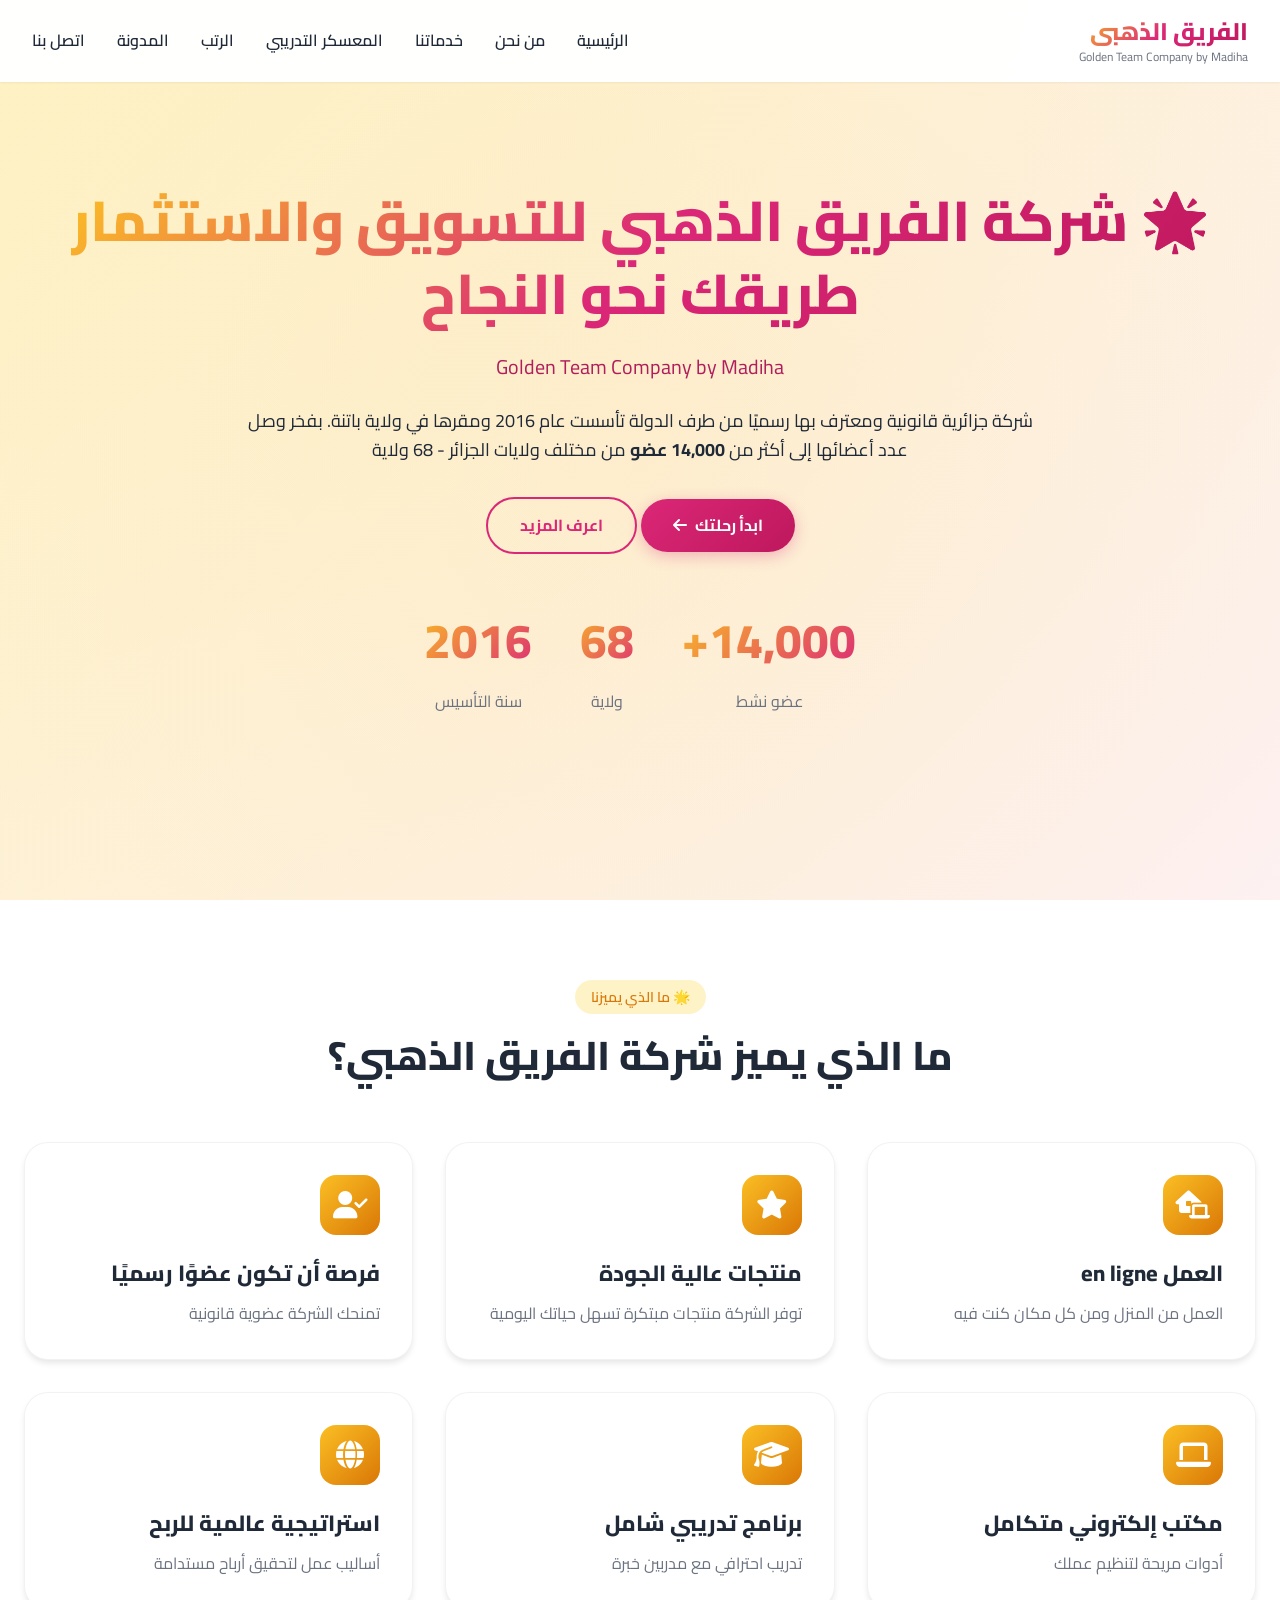
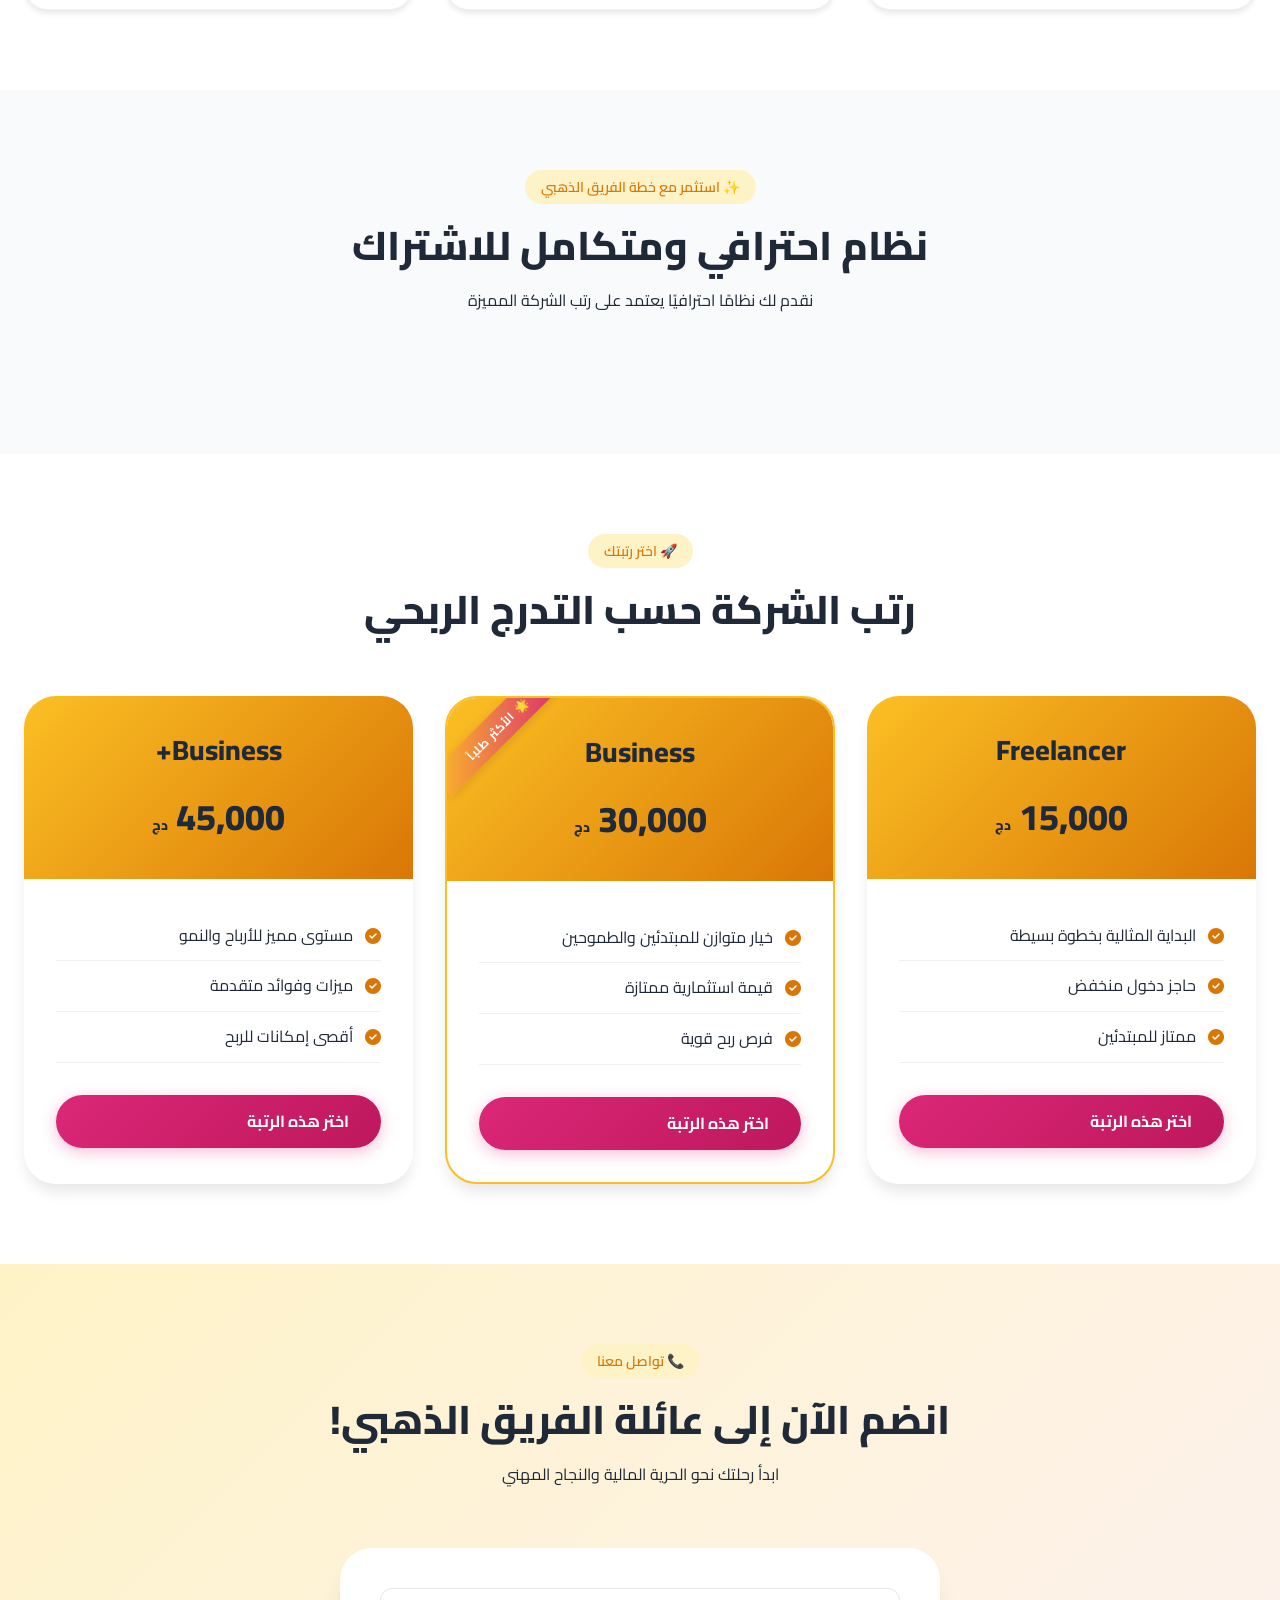
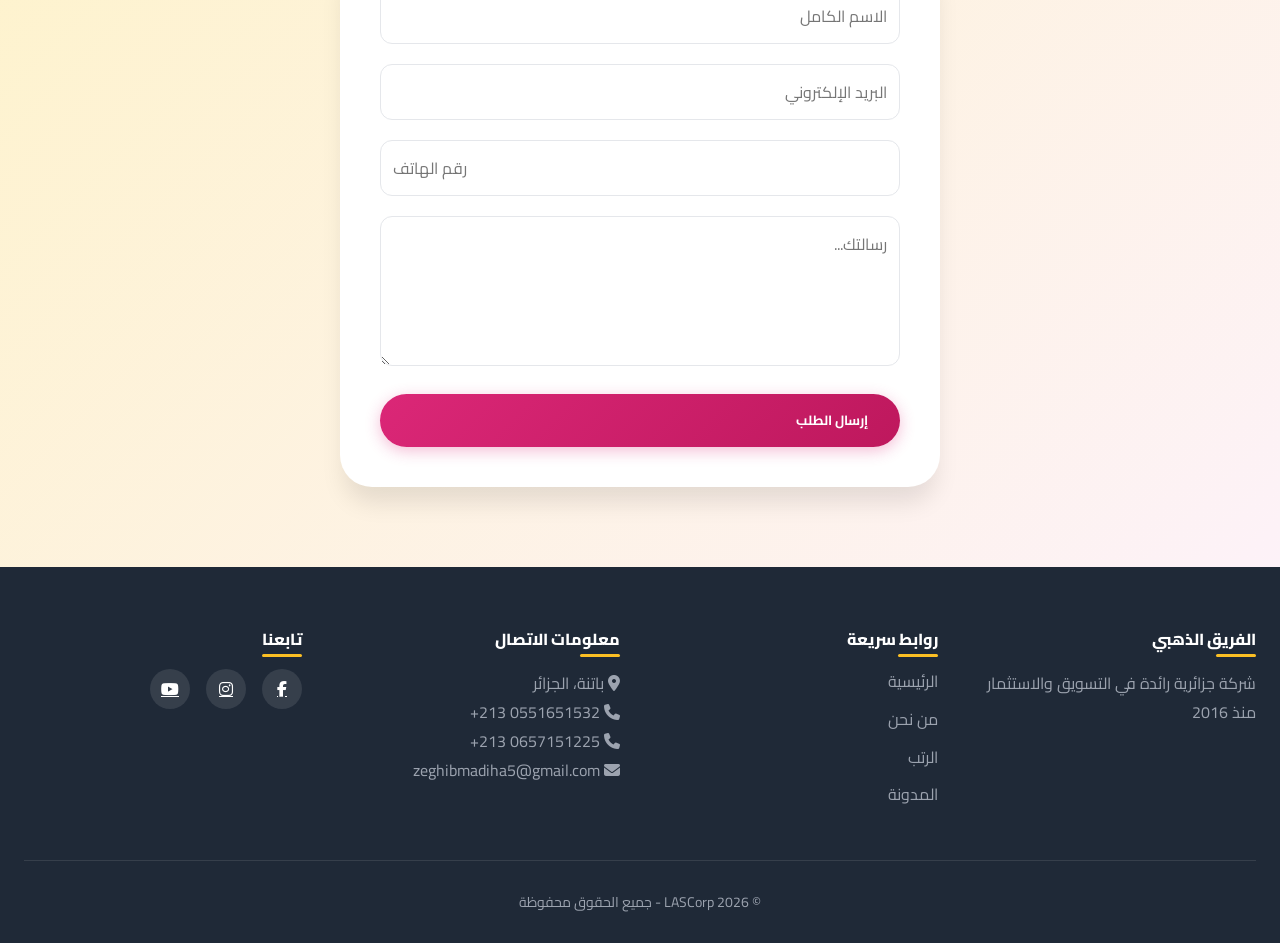
<file: index.html>
<!DOCTYPE html>
<html lang="ar" dir="rtl">
<head>
    <meta charset="UTF-8">
    <meta name="viewport" content="width=device-width, initial-scale=1.0">
    <title>الفريق الذهبي | Golden Team Company</title>
    
    <link href="https://fonts.googleapis.com/css2?family=Cairo:wght@400;500;600;700;800;900&display=swap" rel="stylesheet">
    <link rel="stylesheet" href="https://cdnjs.cloudflare.com/ajax/libs/font-awesome/6.4.0/css/all.min.css">
    <link rel="stylesheet" href="css/style.css">
</head>
<body>
    <nav class="navbar">
        <div class="nav-container">
            <div class="logo">
                <h1>الفريق الذهبي</h1>
                <p>Golden Team Company by Madiha</p>
            </div>
            <ul class="nav-menu" id="navMenu">
                <li><a href="#home">الرئيسية</a></li>
                <li><a href="about.html">من نحن</a></li>
                <li><a href="#services">خدماتنا</a></li>
                <li><a href="isb-program.html">المعسكر التدريبي</a></li>
                <li><a href="#ranks">الرتب</a></li>
                <li><a href="blog.html">المدونة</a></li>
                <li><a href="#contact">اتصل بنا</a></li>
            </ul>
            <div class="mobile-menu" id="mobileMenu">
                <i class="fas fa-bars"></i>
            </div>
        </div>
    </nav>

    <section id="home" class="hero">
        <div class="container">
            <div class="hero-content">
                <h1>🌟 شركة الفريق الذهبي للتسويق والاستثمار<br>طريقك نحو النجاح </h1>
                <div class="subtitle">Golden Team Company by Madiha</div>
                <p>شركة جزائرية قانونية ومعترف بها رسميًا من طرف الدولة تأسست عام 2016 ومقرها في ولاية باتنة. بفخر وصل عدد أعضائها إلى أكثر من <strong>14,000 عضو</strong> من مختلف ولايات الجزائر - 68 ولاية</p>
                <div>
                    <a href="#ranks" class="btn btn-primary">ابدأ رحلتك <i class="fas fa-arrow-left"></i></a>
                    <a href="https://goldenteam-dz.com" class="btn btn-outline">اعرف المزيد</a>
                </div>
                <div class="hero-stats">
                    <div class="stat-item"><div class="stat-number">14,000+</div><div class="stat-label">عضو نشط</div></div>
                    <div class="stat-item"><div class="stat-number">68</div><div class="stat-label">ولاية</div></div>
                    <div class="stat-item"><div class="stat-number">2016</div><div class="stat-label">سنة التأسيس</div></div>
                </div>
            </div>
        </div>
    </section>

    <section id="about">
        <div class="container">
            <div class="section-header">
                <span class="section-tag">🌟 ما الذي يميزنا</span>
                <h2 class="section-title">ما الذي يميز شركة الفريق الذهبي؟</h2>
            </div>
            <div class="features-grid">
                <div class="feature-card"><div class="feature-icon"><i class="fas fa-laptop-house"></i></div><h3>العمل en ligne</h3><p>العمل من المنزل ومن كل مكان كنت فيه</p></div>
                <div class="feature-card"><div class="feature-icon"><i class="fas fa-star"></i></div><h3>منتجات عالية الجودة</h3><p>توفر الشركة منتجات مبتكرة تسهل حياتك اليومية</p></div>
                <div class="feature-card"><div class="feature-icon"><i class="fas fa-user-check"></i></div><h3>فرصة أن تكون عضوًا رسميًا</h3><p>تمنحك الشركة عضوية قانونية</p></div>
                <div class="feature-card"><div class="feature-icon"><i class="fas fa-laptop"></i></div><h3>مكتب إلكتروني متكامل</h3><p>أدوات مريحة لتنظيم عملك</p></div>
                <div class="feature-card"><div class="feature-icon"><i class="fas fa-graduation-cap"></i></div><h3>برنامج تدريبي شامل</h3><p>تدريب احترافي مع مدربين خبرة</p></div>
                <div class="feature-card"><div class="feature-icon"><i class="fas fa-globe"></i></div><h3>استراتيجية عالمية للربح</h3><p>أساليب عمل لتحقيق أرباح مستدامة</p></div>
            </div>
        </div>
    </section>

    <section id="services" class="ranks-section">
        <div class="container">
            <div class="section-header">
                <span class="section-tag">✨ استثمر مع خطة الفريق الذهبي</span>
                <h2 class="section-title">نظام احترافي ومتكامل للاشتراك</h2>
                <p>نقدم لك نظامًا احترافيًا يعتمد على رتب الشركة المميزة</p>
            </div>
        </div>
    </section>

        <section id="ranks">
        <div class="container">
            <div class="section-header">
                <span class="section-tag">🚀 اختر رتبتك</span>
                <h2 class="section-title">رتب الشركة حسب التدرج الربحي</h2>
            </div>
            <div class="ranks-grid">
                <!-- Freelancer Rank -->
                <div class="rank-card">
                    <div class="rank-header">
                        <div class="rank-name">Freelancer</div>
                        <div class="rank-price">15,000 <small>دج</small></div>
                    </div>
                    <div class="rank-body">
                        <ul class="rank-features">
                            <li><i class="fas fa-check-circle"></i> البداية المثالية بخطوة بسيطة</li>
                            <li><i class="fas fa-check-circle"></i> حاجز دخول منخفض</li>
                            <li><i class="fas fa-check-circle"></i> ممتاز للمبتدئين</li>
                        </ul>
                        <a href="#contact" class="btn btn-primary" style="width:100%;text-align:center;">اختر هذه الرتبة</a>
                    </div>
                </div>

                <!-- Business Rank - الأكثر طلباً -->
                <div class="rank-card popular">
                    <div class="popular-badge">🌟 الأكثر طلباً</div>
                    <div class="rank-header">
                        <div class="rank-name">Business</div>
                        <div class="rank-price">30,000 <small>دج</small></div>
                    </div>
                    <div class="rank-body">
                        <ul class="rank-features">
                            <li><i class="fas fa-check-circle"></i> خيار متوازن للمبتدئين والطموحين</li>
                            <li><i class="fas fa-check-circle"></i> قيمة استثمارية ممتازة</li>
                            <li><i class="fas fa-check-circle"></i> فرص ربح قوية</li>
                        </ul>
                        <a href="#contact" class="btn btn-primary" style="width:100%;text-align:center;">اختر هذه الرتبة</a>
                    </div>
                </div>

                <!-- Business+ Rank -->
                <div class="rank-card">
                    <div class="rank-header">
                        <div class="rank-name">Business+</div>
                        <div class="rank-price">45,000 <small>دج</small></div>
                    </div>
                    <div class="rank-body">
                        <ul class="rank-features">
                            <li><i class="fas fa-check-circle"></i> مستوى مميز للأرباح والنمو</li>
                            <li><i class="fas fa-check-circle"></i> ميزات وفوائد متقدمة</li>
                            <li><i class="fas fa-check-circle"></i> أقصى إمكانات للربح</li>
                        </ul>
                        <a href="#contact" class="btn btn-primary" style="width:100%;text-align:center;">اختر هذه الرتبة</a>
                    </div>
                </div>
            </div>
        </div>
    </section>

    <section id="contact" class="contact-section">
        <div class="container">
            <div class="section-header">
                <span class="section-tag">📞 تواصل معنا</span>
                <h2 class="section-title">انضم الآن إلى عائلة الفريق الذهبي!</h2>
                <p>ابدأ رحلتك نحو الحرية المالية والنجاح المهني</p>
            </div>
            <form class="contact-form" id="contactForm">
                <div class="form-group">
                    <input type="text" id="contactName" placeholder="الاسم الكامل" required>
                </div>
                <div class="form-group">
                    <input type="email" id="contactEmail" placeholder="البريد الإلكتروني" required>
                </div>
                <div class="form-group">
                    <input type="tel" id="contactPhone" placeholder="رقم الهاتف">
                </div>
                <div class="form-group">
                    <textarea id="contactMessage" placeholder="رسالتك..."></textarea>
                </div>
                <button type="submit" class="btn btn-primary" style="width:100%;">إرسال الطلب</button>
            </form>
        </div>
    </section>

    <footer>
        <div class="container">
            <div class="footer-grid">
                <div class="footer-col"><h4>الفريق الذهبي</h4><p>شركة جزائرية رائدة في التسويق والاستثمار منذ 2016</p></div>
                <div class="footer-col"><h4>روابط سريعة</h4><ul class="footer-links"><li><a href="#home">الرئيسية</a></li><li><a href="about.html">من نحن</a></li><li><a href="#ranks">الرتب</a></li><li><a href="blog.html">المدونة</a></li></ul></div>
                <div class="footer-col"><h4>معلومات الاتصال</h4><p><i class="fas fa-map-marker-alt"></i> باتنة، الجزائر</p><p><i class="fas fa-phone"></i>  0551651532 213+</p><p><i class="fas fa-phone"></i>  0657151225 213+</p><p><i class="fas fa-envelope"></i> zeghibmadiha5@gmail.com</p></div>
                <div class="footer-col"><h4>تابعنا</h4><div class="social-icons"><a href="https://www.facebook.com/people/Manager-Madiha/100076258599726/"><i class="fab fa-facebook-f"></i></a><a href="https://www.instagram.com/dragon54985"><i class="fab fa-instagram"></i></a><a href="https://www.youtube.com/@zeghibnour1443"><i class="fab fa-youtube"></i></a></div></div>
            </div>
            <div class="footer-bottom"><p>&copy; 2026 LASCorp - جميع الحقوق محفوظة</p></div>
        </div>
    </footer>
    <script src="js/main.js"></script>
</body>
</html>
</file>
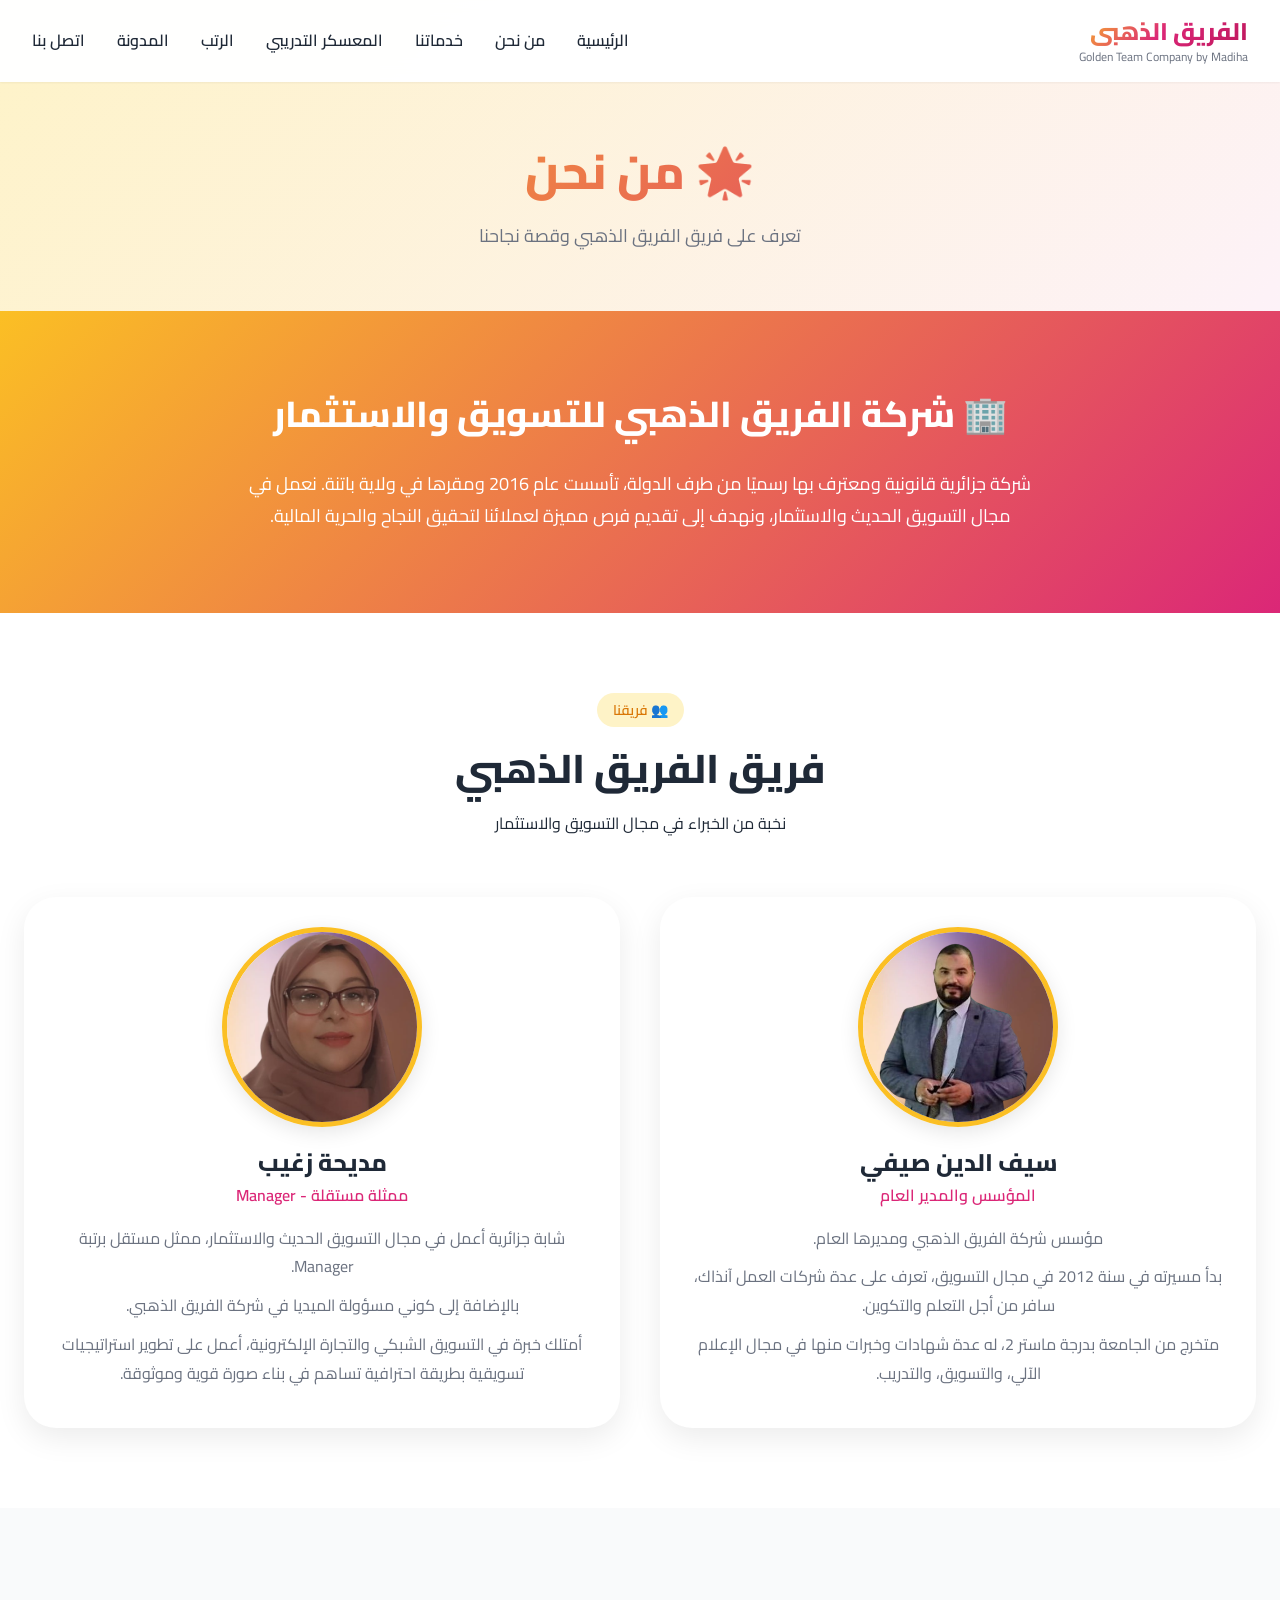
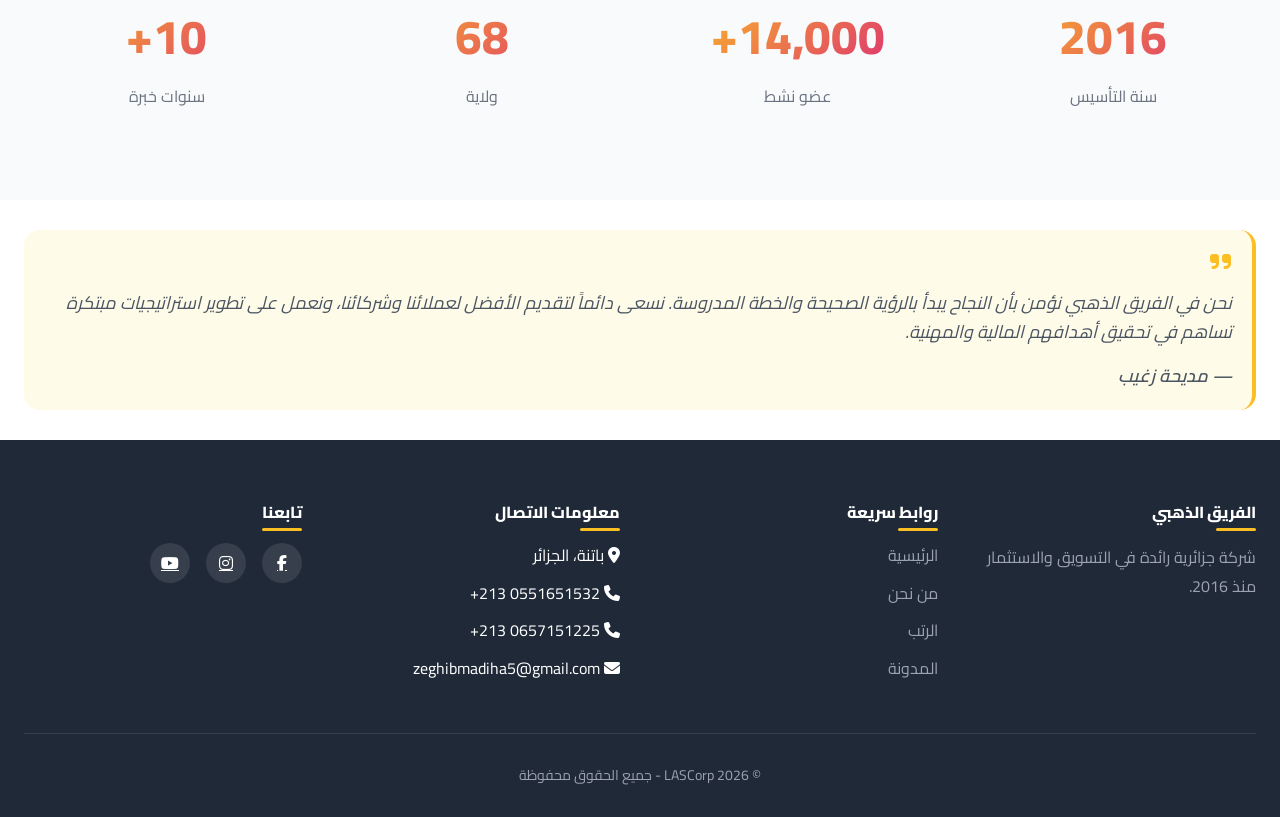
<file: about.html>
<!DOCTYPE html>
<html lang="ar" dir="rtl">
<head>
    <meta charset="UTF-8">
    <meta name="viewport" content="width=device-width, initial-scale=1.0">
    <title>من نحن | الفريق الذهبي</title>
    
    <link href="https://fonts.googleapis.com/css2?family=Cairo:wght@400;500;600;700;800;900&display=swap" rel="stylesheet">
    <link rel="stylesheet" href="https://cdnjs.cloudflare.com/ajax/libs/font-awesome/6.4.0/css/all.min.css">
    <link rel="stylesheet" href="css/style.css">
</head>
<body>
    <nav class="navbar">
        <div class="nav-container">
            <div class="logo">
                <h1>الفريق الذهبي</h1>
                <p>Golden Team Company by Madiha</p>
            </div>
            <ul class="nav-menu" id="navMenu">
                <li><a href="index.html#home">الرئيسية</a></li>
                <li><a href="about.html">من نحن</a></li>
                <li><a href="index.html#services">خدماتنا</a></li>
                <li><a href="isb-program.html">المعسكر التدريبي</a></li>
                <li><a href="index.html#ranks">الرتب</a></li>
                <li><a href="blog.html">المدونة</a></li>
                <li><a href="index.html#contact">اتصل بنا</a></li>
            </ul>
            <div class="mobile-menu" id="mobileMenu">
                <i class="fas fa-bars"></i>
            </div>
        </div>
    </nav>

    <div class="about-hero">
        <div class="container">
            <h1>🌟 من نحن</h1>
            <p>تعرف على فريق الفريق الذهبي وقصة نجاحنا</p>
        </div>
    </div>

    <!-- Company Info Section -->
    <div class="company-info">
        <div class="container">
            <h2>🏢 شركة الفريق الذهبي للتسويق والاستثمار</h2>
            <p>شركة جزائرية قانونية ومعترف بها رسميًا من طرف الدولة، تأسست عام 2016 ومقرها في ولاية باتنة. نعمل في مجال التسويق الحديث والاستثمار، ونهدف إلى تقديم فرص مميزة لعملائنا لتحقيق النجاح والحرية المالية.</p>
        </div>
    </div>

    <!-- Team Section -->
    <div class="team-section">
        <div class="container">
            <div class="section-header">
                <span class="section-tag">👥 فريقنا</span>
                <h2 class="section-title">فريق الفريق الذهبي</h2>
                <p>نخبة من الخبراء في مجال التسويق والاستثمار</p>
            </div>
            
            <div class="team-grid">
                <!-- Founder Card -->
                <div class="team-card">
                    <img src="images/profileS.png" alt="سيف الدين" class="team-img">
                    <h3>سيف الدين صيفي</h3>
                    <div class="team-title"> المؤسس والمدير العام</div>
                    <div class="team-bio">
                        <p>مؤسس شركة الفريق الذهبي ومديرها العام.</p>
                        <p>بدأ مسيرته في سنة 2012 في مجال التسويق، تعرف على عدة شركات العمل آنذاك، سافر من أجل التعلم والتكوين.</p>
                        <p>متخرج من الجامعة بدرجة ماستر 2، له عدة شهادات وخبرات منها في مجال الإعلام الآلي، والتسويق، والتدريب.</p>
                    </div>
                </div>
                
                <!-- Manager Card -->
                <div class="team-card">
                    <img src="images/profileM.png" alt="مديحة زغيب" class="team-img">
                    <h3>مديحة زغيب</h3>
                    <div class="team-title"> ممثلة مستقلة - Manager</div>
                    <div class="team-bio">
                        <p>شابة جزائرية أعمل في مجال التسويق الحديث والاستثمار، ممثل مستقل برتبة Manager.</p>
                        <p>بالإضافة إلى كوني مسؤولة الميديا في شركة الفريق الذهبي.</p>
                        <p>أمتلك خبرة في التسويق الشبكي والتجارة الإلكترونية، أعمل على تطوير استراتيجيات تسويقية بطريقة احترافية تساهم في بناء صورة قوية وموثوقة.</p>
                    </div>
                </div>
            </div>
        </div>
    </div>

    <!-- Stats Section -->
    <div class="stats-section">
        <div class="container">
            <div class="stats-grid">
                <div class="stat-box">
                    <div class="stat-number">2016</div>
                    <div class="stat-label">سنة التأسيس</div>
                </div>
                <div class="stat-box">
                    <div class="stat-number">14,000+</div>
                    <div class="stat-label">عضو نشط</div>
                </div>
                <div class="stat-box">
                    <div class="stat-number">68</div>
                    <div class="stat-label">ولاية</div>
                </div>
                <div class="stat-box">
                    <div class="stat-number">10+</div>
                    <div class="stat-label">سنوات خبرة</div>
                </div>
            </div>
        </div>
    </div>

    <!-- Quote Section -->
    <div class="container">
        <div class="quote">
            <i class="fas fa-quote-right" style="font-size: 24px; margin-bottom: 15px; display: block; color: #fbbf24;"></i>
            <p>نحن في الفريق الذهبي نؤمن بأن النجاح يبدأ بالرؤية الصحيحة والخطة المدروسة. نسعى دائماً لتقديم الأفضل لعملائنا وشركائنا، ونعمل على تطوير استراتيجيات مبتكرة تساهم في تحقيق أهدافهم المالية والمهنية.</p>
            <p style="margin-top: 15px; font-weight: 600;">— مديحة زغيب</p>
        </div>
    </div>

    <footer>
        <div class="container">
            <div class="footer-grid">
                <div class="footer-col">
                    <h4>الفريق الذهبي</h4>
                    <p>شركة جزائرية رائدة في التسويق والاستثمار منذ 2016.</p>
                </div>
                <div class="footer-col">
                    <h4>روابط سريعة</h4>
                    <ul class="footer-links">
                        <li><a href="index.html#home">الرئيسية</a></li>
                        <li><a href="about.html">من نحن</a></li>
                        <li><a href="index.html#ranks">الرتب</a></li>
                        <li><a href="blog.html">المدونة</a></li>
                    </ul>
                </div>
                <div class="footer-col">
                    <h4>معلومات الاتصال</h4>
                    <ul class="footer-links">
                        <li><i class="fas fa-map-marker-alt"></i> باتنة، الجزائر</li>
                        <li><i class="fas fa-phone"></i>  0551651532 213+</li>
                        <li><i class="fas fa-phone"></i>  0657151225 213+</li>
                        <li><i class="fas fa-envelope"></i> zeghibmadiha5@gmail.com</li>
                    </ul>
                </div>
                <div class="footer-col">
                    <h4>تابعنا</h4>
                    <div class="social-icons">
                        <a href="https://www.facebook.com/people/Manager-Madiha/100076258599726/"><i class="fab fa-facebook-f"></i></a>
                        <a href="https://www.instagram.com/dragon54985"><i class="fab fa-instagram"></i></a>
                        <a href="https://www.youtube.com/@zeghibnour1443"><i class="fab fa-youtube"></i></a>
                    </div>
                </div>
            </div>
            <div class="footer-bottom">
                <p>&copy; 2026 LASCorp - جميع الحقوق محفوظة</p>
            </div>
        </div>
    </footer>
</body>
</html>
</file>
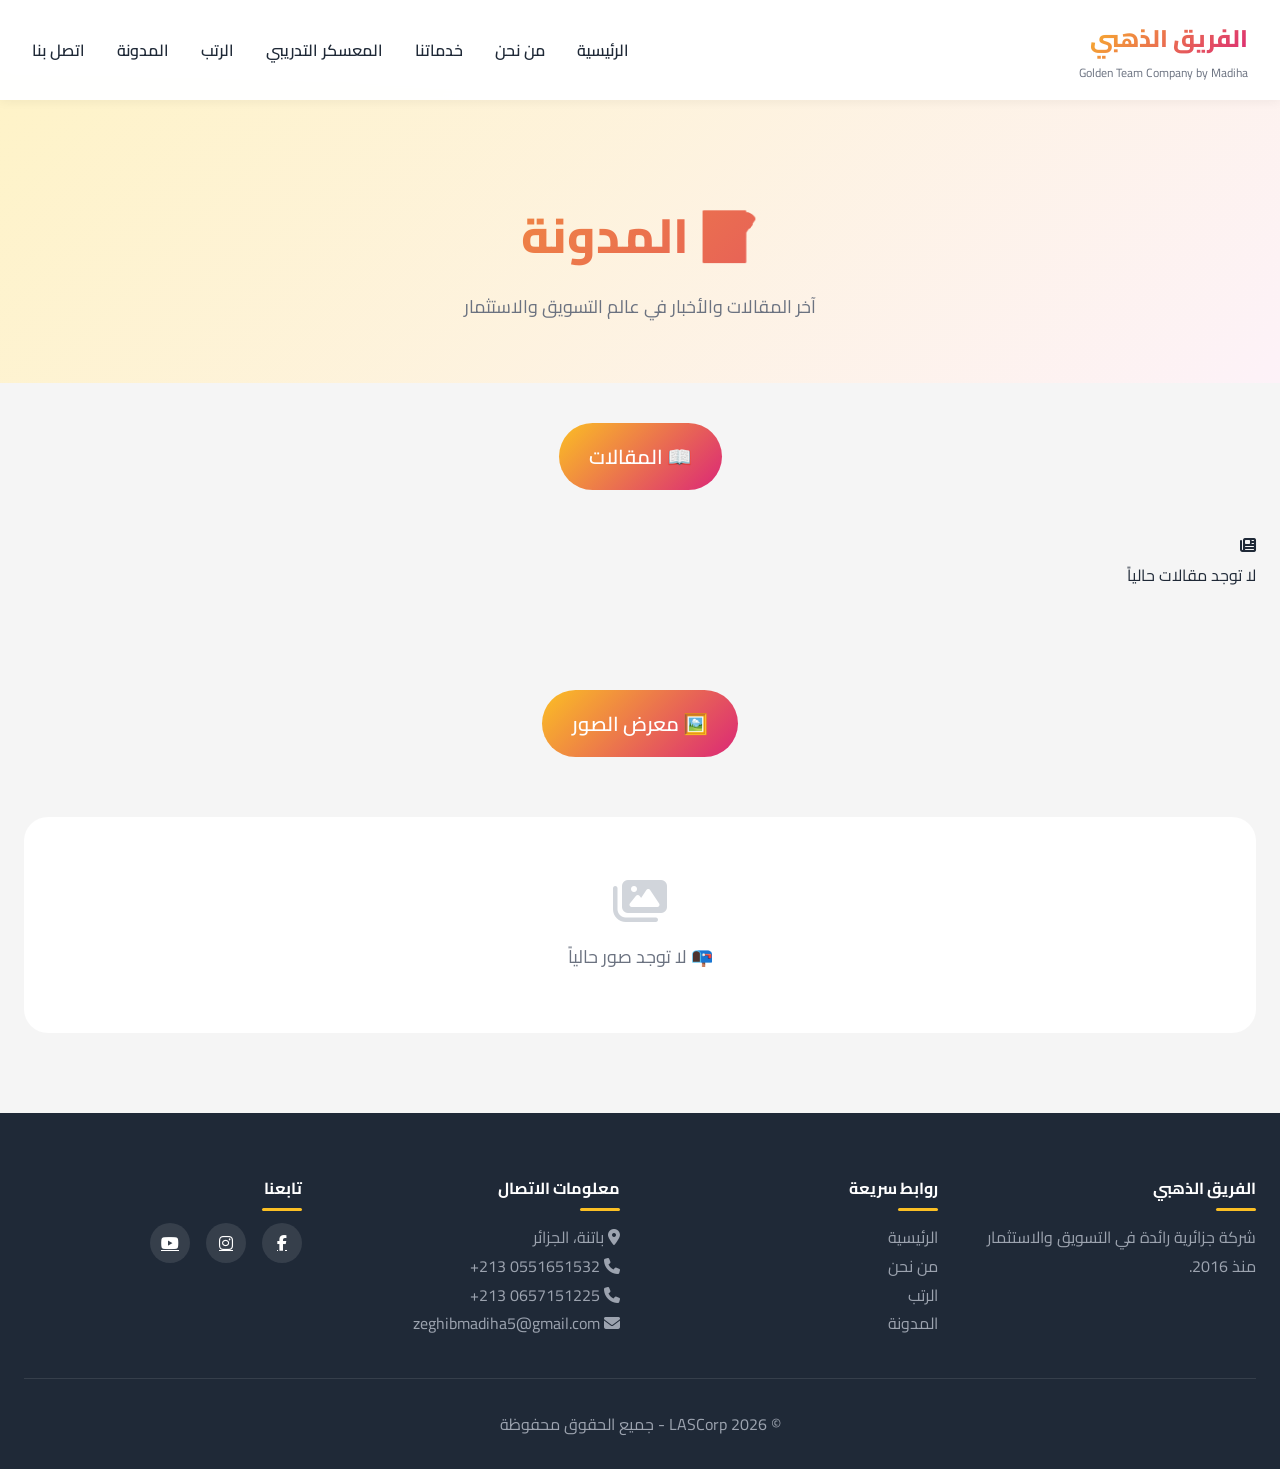
<file: blog.html>
<!DOCTYPE html>
<html lang="ar" dir="rtl">
<head>
    <meta charset="UTF-8">
    <meta name="viewport" content="width=device-width, initial-scale=1.0">
    <title>المدونة | الفريق الذهبي</title>
    
    <link href="https://fonts.googleapis.com/css2?family=Cairo:wght@400;500;600;700;800;900&display=swap" rel="stylesheet">
    <link rel="stylesheet" href="https://cdnjs.cloudflare.com/ajax/libs/font-awesome/6.4.0/css/all.min.css">
    
    <link rel="stylesheet" href="css/blog.css">
</head>
<body>
    <nav class="navbar">
        <div class="nav-container">
            <div class="logo">
                <h1>الفريق الذهبي</h1>
                <p>Golden Team Company by Madiha</p>
            </div>
            <ul class="nav-menu" id="navMenu">
                <li><a href="index.html#home">الرئيسية</a></li>
                <li><a href="about.html">من نحن</a></li>
                <li><a href="index.html#services">خدماتنا</a></li>
                <li><a href="isb-program.html">المعسكر التدريبي</a></li>
                <li><a href="index.html#ranks">الرتب</a></li>
                <li><a href="blog.html">المدونة</a></li>
                <li><a href="index.html#contact">اتصل بنا</a></li>
            </ul>
            <div class="mobile-menu" id="mobileMenu">
                <i class="fas fa-bars"></i>
            </div>
        </div>
    </nav>

    <div class="blog-page-header">
        <div class="container">
            <h1>📝 المدونة</h1>
            <p>آخر المقالات والأخبار في عالم التسويق والاستثمار</p>
        </div>
    </div>

    <!-- Articles Section -->
    <div class="container">
        <div style="text-align: center;">
            <span class="section-divider">📖 المقالات</span>
        </div>
        <div class="blog-grid" id="blogContainer">
            <!-- Blog card will be inserted here by JavaScript -->
        </div>
    </div>

    <!-- Gallery Section -->
    <div class="container">
        <div style="text-align: center;">
            <span class="section-divider">🖼️ معرض الصور</span>
        </div>
        <div class="gallery-grid" id="galleryContainer">
            <!-- Gallery will be inserted here by JavaScript -->
        </div>
    </div>

    <footer>
        <div class="container">
            <div class="footer-grid">
                <div class="footer-col">
                    <h4>الفريق الذهبي</h4>
                    <p>شركة جزائرية رائدة في التسويق والاستثمار منذ 2016.</p>
                </div>
                <div class="footer-col">
                    <h4>روابط سريعة</h4>
                    <ul class="footer-links">
                        <li><a href="index.html#home">الرئيسية</a></li>
                        <li><a href="about.html">من نحن</a></li>
                        <li><a href="index.html#ranks">الرتب</a></li>
                        <li><a href="blog.html">المدونة</a></li>
                    </ul>
                </div>
                <div class="footer-col">
                    <h4>معلومات الاتصال</h4>
                    <ul class="footer-links">
                        <li><i class="fas fa-map-marker-alt"></i> باتنة، الجزائر</li>
                        <li><i class="fas fa-phone"></i>  0551651532 213+</li>
                        <li><i class="fas fa-phone"></i>  0657151225 213+</li>
                        <li><i class="fas fa-envelope"></i> zeghibmadiha5@gmail.com</li>
                    </ul>
                </div>
                <div class="footer-col">
                    <h4>تابعنا</h4>
                    <div class="social-icons">
                        <a href="https://www.facebook.com/people/Manager-Madiha/100076258599726/"><i class="fab fa-facebook-f"></i></a>
                        <a href="https://www.instagram.com/dragon54985"><i class="fab fa-instagram"></i></a>
                        <a href="https://www.youtube.com/@zeghibnour1443"><i class="fab fa-youtube"></i></a>
                    </div>
                </div>
            </div>
            <div class="footer-bottom">
                <p>&copy; 2026 LASCorp - جميع الحقوق محفوظة</p>
            </div>
        </div>
    </footer>


    <script src="js/blog.js"></script>
</body>
</html>
</file>
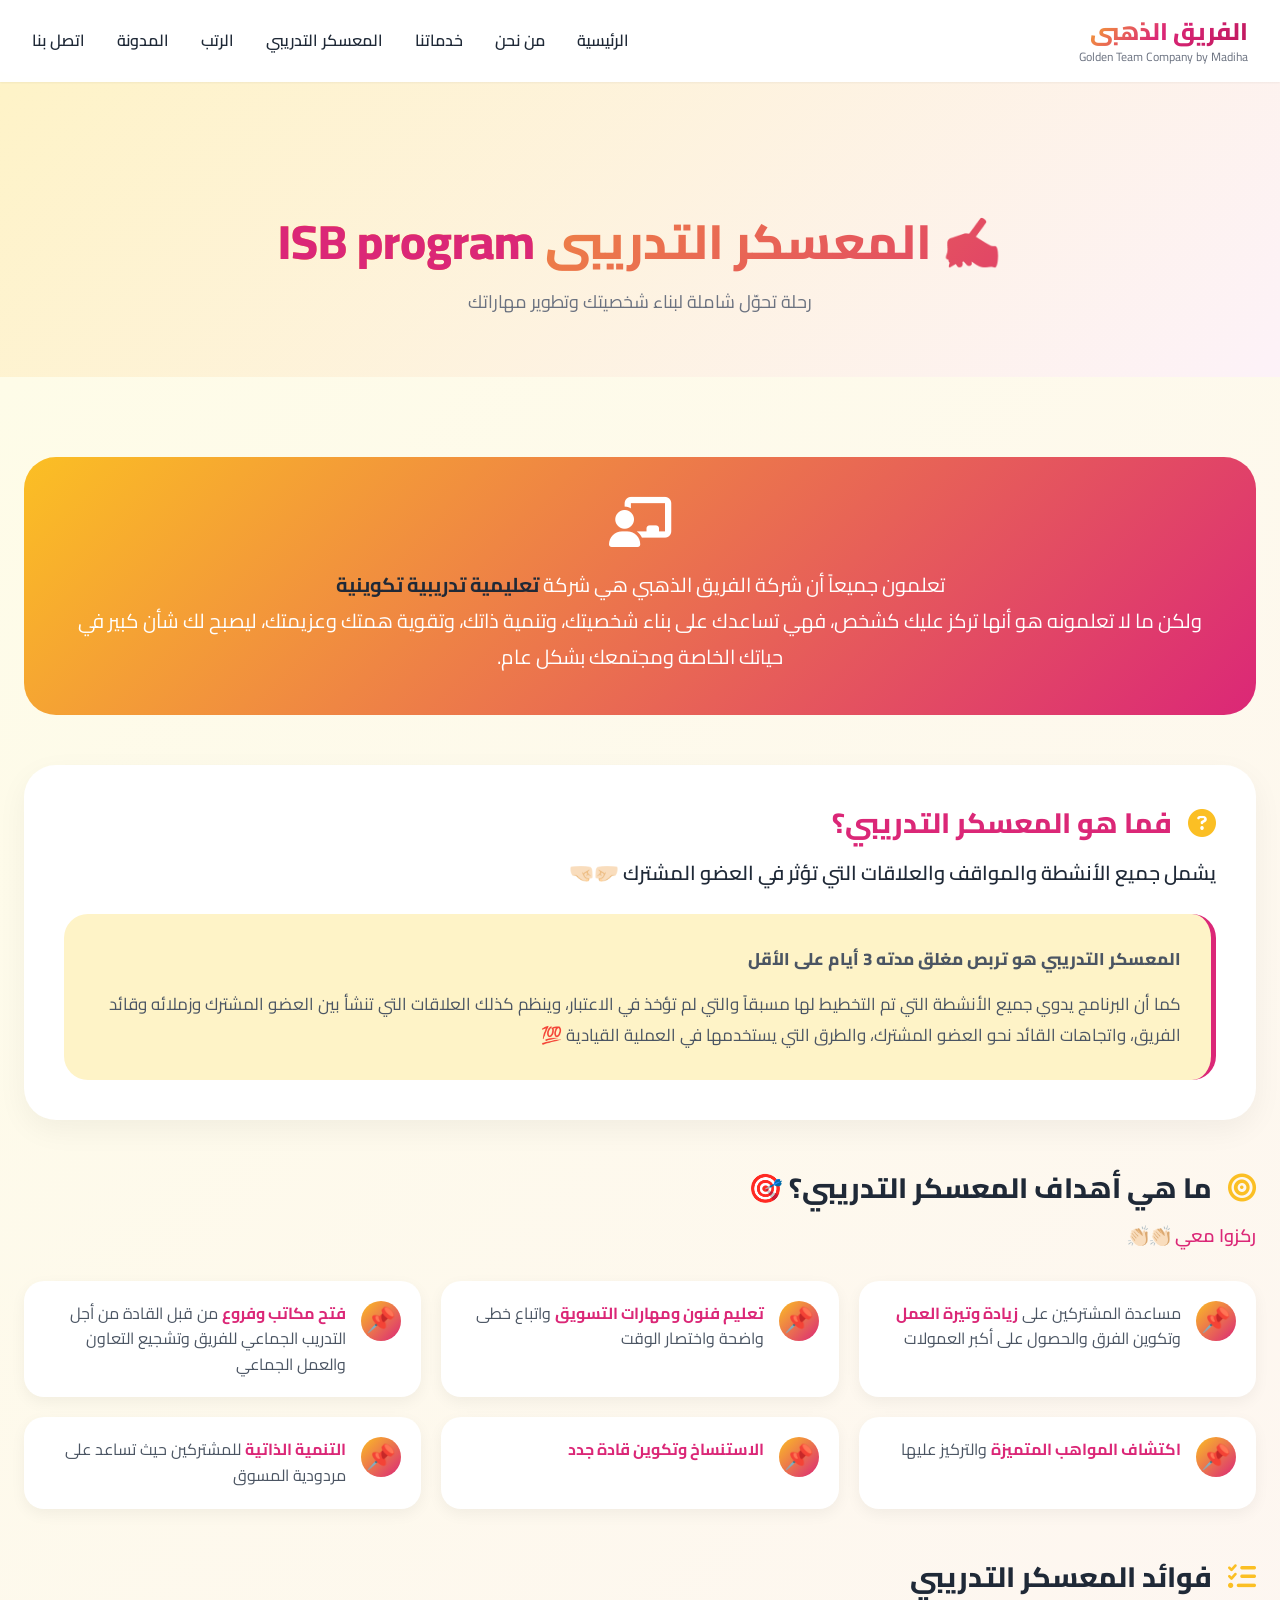
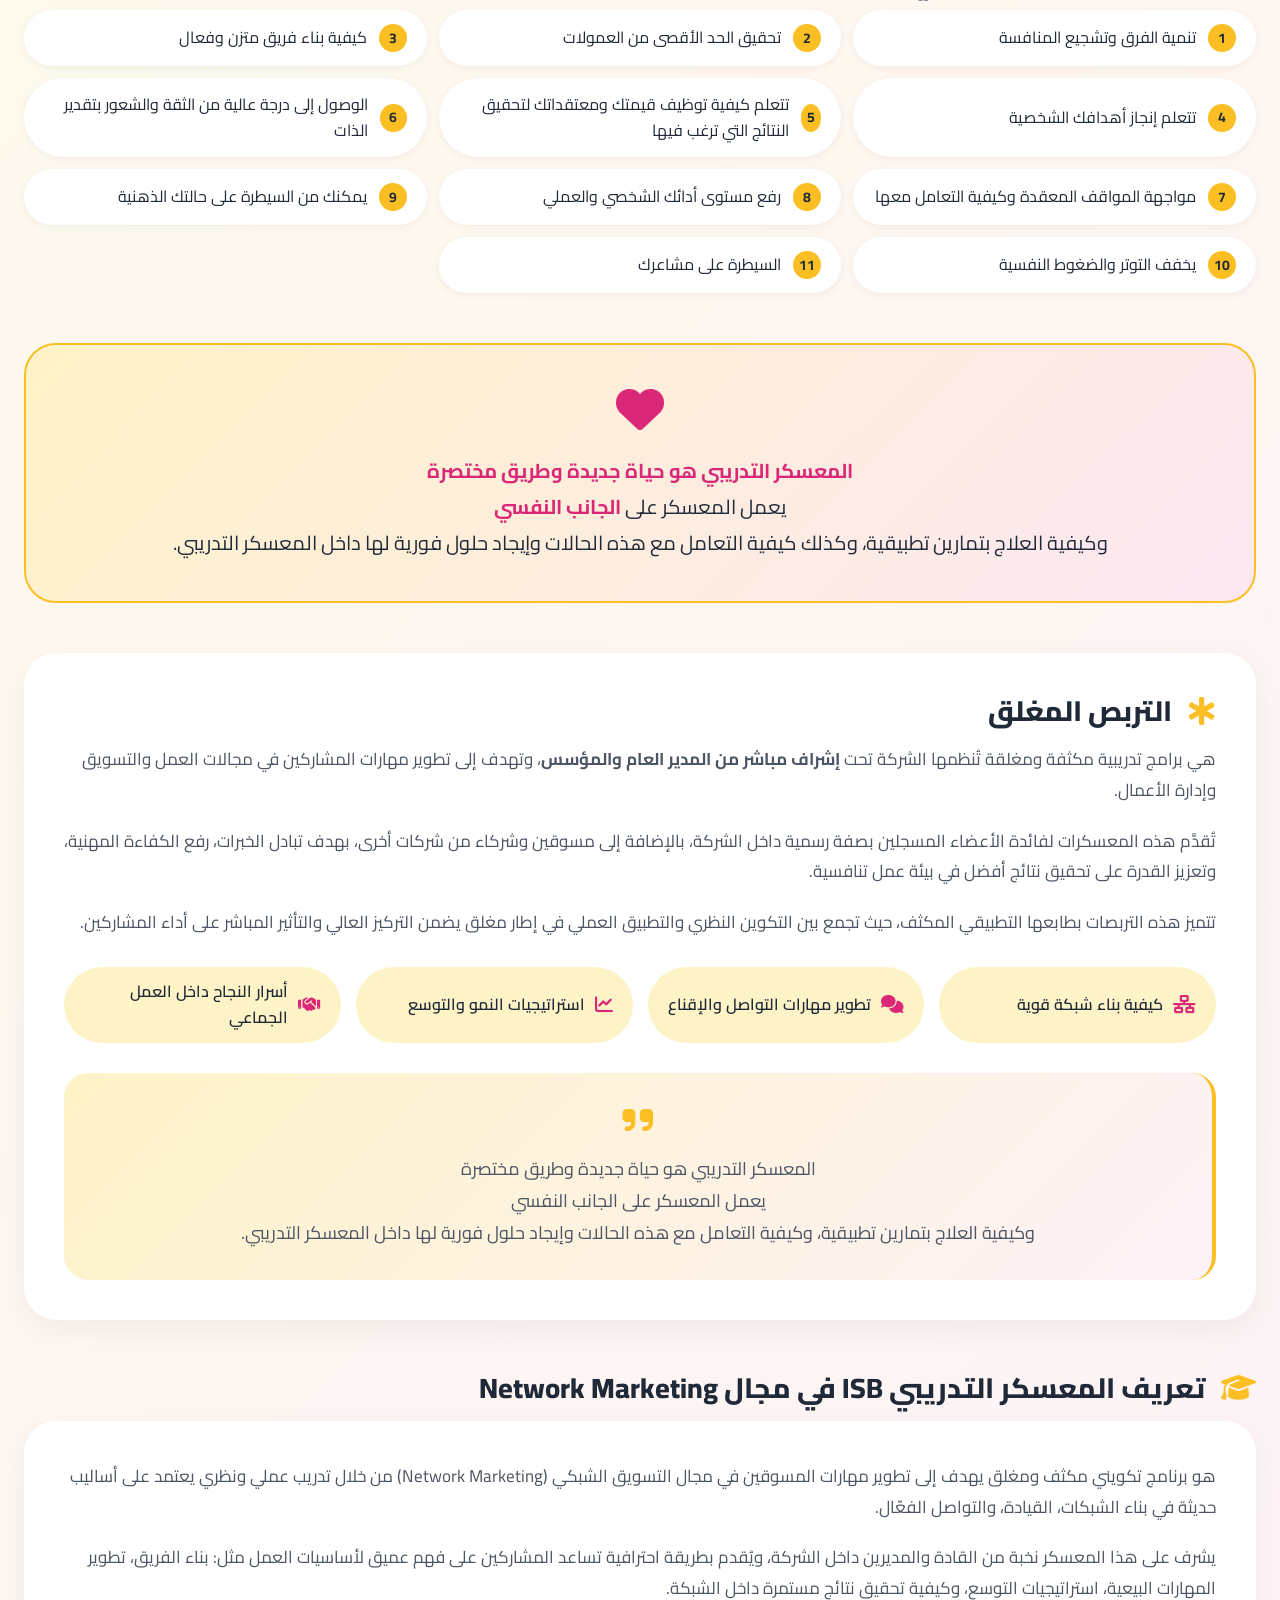
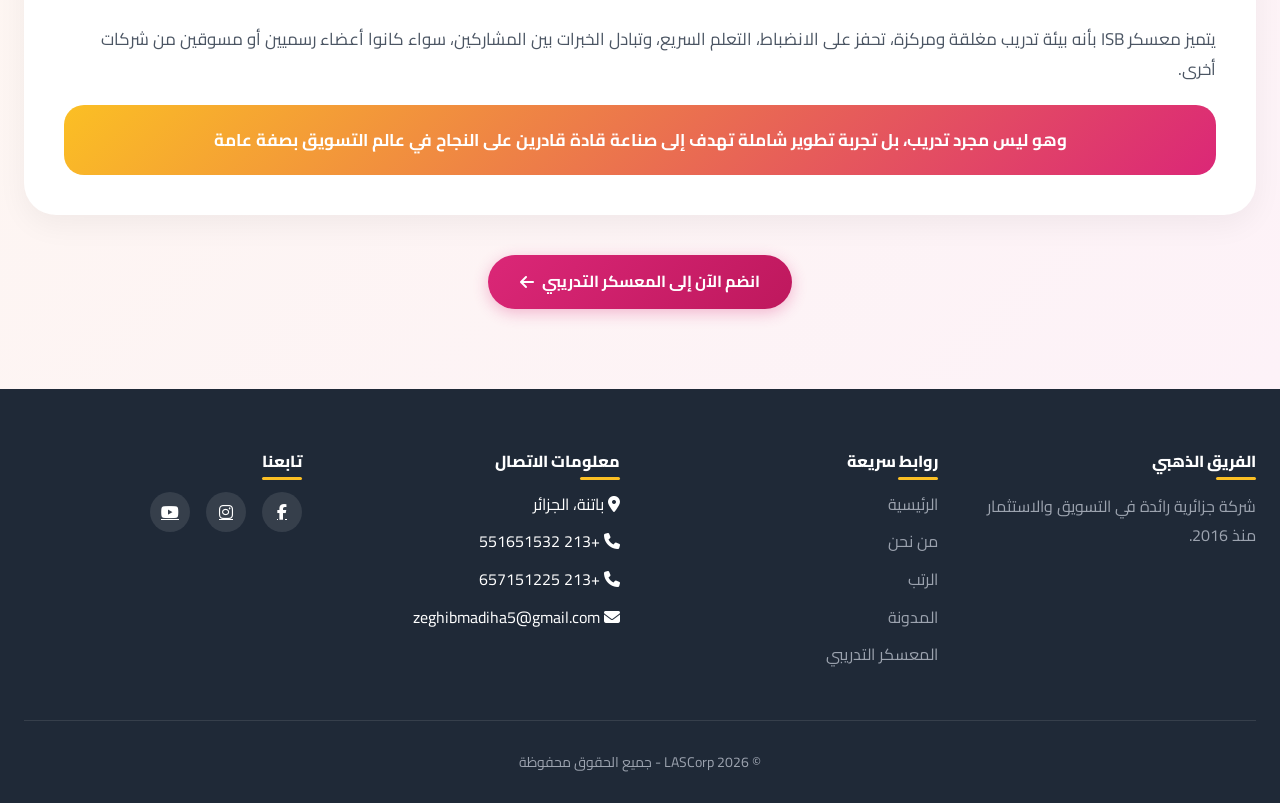
<file: isb-program.html>
<!DOCTYPE html>
<html lang="ar" dir="rtl">
<head>
    <meta charset="UTF-8">
    <meta name="viewport" content="width=device-width, initial-scale=1.0">
    <title>المعسكر التدريبي ISB | الفريق الذهبي</title>
    
    <link href="https://fonts.googleapis.com/css2?family=Cairo:wght@400;500;600;700;800;900&display=swap" rel="stylesheet">
    <link rel="stylesheet" href="https://cdnjs.cloudflare.com/ajax/libs/font-awesome/6.4.0/css/all.min.css">
    <link rel="stylesheet" href="css/style.css">
</head>
<body>
    <nav class="navbar">
        <div class="nav-container">
            <div class="logo">
                <h1>الفريق الذهبي</h1>
                <p>Golden Team Company by Madiha</p>
            </div>
            <ul class="nav-menu" id="navMenu">
                <li><a href="index.html#home">الرئيسية</a></li>
                <li><a href="about.html">من نحن</a></li>
                <li><a href="index.html#services">خدماتنا</a></li>
                <li><a href="isb-program.html">المعسكر التدريبي</a></li>
                <li><a href="index.html#ranks">الرتب</a></li>
                <li><a href="blog.html">المدونة</a></li>
                <li><a href="index.html#contact">اتصل بنا</a></li>
            </ul>
            <div class="mobile-menu" id="mobileMenu">
                <i class="fas fa-bars"></i>
            </div>
        </div>
    </nav>

    <!-- Page Header -->
    <div class="isb-page-header">
        <div class="container">
            <h1>✍🏻 المعسكر التدريبي <span style="color: #db2777;">ISB program</span></h1>
            <p>رحلة تحوّل شاملة لبناء شخصيتك وتطوير مهاراتك</p>
        </div>
    </div>

    <!-- ============================================ -->
    <!-- المعسكر التدريبي ISB program - المحتوى الكامل -->
    <!-- ============================================ -->
    <section class="isb-section">
        <div class="container">
            <!-- مقدمة عن الشركة -->
            <div class="isb-intro">
                <div class="isb-intro-card">
                    <i class="fas fa-chalkboard-user"></i>
                    <p>تعلمون جميعاً أن شركة الفريق الذهبي هي شركة <strong>تعليمية تدريبية تكوينية</strong><br>
                    ولكن ما لا تعلمونه هو أنها تركز عليك كشخص، فهي تساعدك على بناء شخصيتك، وتنمية ذاتك، وتقوية همتك وعزيمتك، ليصبح لك شأن كبير في حياتك الخاصة ومجتمعك بشكل عام.</p>
                </div>
            </div>

            <!-- ما هو المعسكر التدريبي -->
            <div class="isb-what">
                <h3><i class="fas fa-question-circle"></i> فما هو المعسكر التدريبي؟</h3>
                <p class="isb-subtitle">يشمل جميع الأنشطة والمواقف والعلاقات التي تؤثر في العضو المشترك 🤛🏻🤜🏻</p>
                
                <div class="isb-definition-box">
                    <p class="definition-title">المعسكر التدريبي هو تربص مغلق مدته 3 أيام على الأقل</p>
                    <p>كما أن البرنامج يدوي جميع الأنشطة التي تم التخطيط لها مسبقاً والتي لم تؤخذ في الاعتبار، وينظم كذلك العلاقات التي تنشأ بين العضو المشترك وزملائه وقائد الفريق، واتجاهات القائد نحو العضو المشترك، والطرق التي يستخدمها في العملية القيادية 💯</p>
                </div>
            </div>

            <!-- أهداف المعسكر التدريبي -->
            <div class="isb-objectives">
                <h3><i class="fas fa-bullseye"></i> ما هي أهداف المعسكر التدريبي؟ 🎯</h3>
                <p class="focus-text">ركزوا معي 👏🏻👏🏻</p>
                
                <div class="objectives-grid">
                    <div class="objective-card">
                        <div class="objective-number">📌</div>
                        <p>مساعدة المشتركين على <strong>زيادة وتيرة العمل</strong> وتكوين الفرق والحصول على أكبر العمولات</p>
                    </div>
                    <div class="objective-card">
                        <div class="objective-number">📌</div>
                        <p><strong>تعليم فنون ومهارات التسويق</strong> واتباع خطى واضحة واختصار الوقت</p>
                    </div>
                    <div class="objective-card">
                        <div class="objective-number">📌</div>
                        <p><strong>فتح مكاتب وفروع</strong> من قبل القادة من أجل التدريب الجماعي للفريق وتشجيع التعاون والعمل الجماعي</p>
                    </div>
                    <div class="objective-card">
                        <div class="objective-number">📌</div>
                        <p><strong>اكتشاف المواهب المتميزة</strong> والتركيز عليها</p>
                    </div>
                    <div class="objective-card">
                        <div class="objective-number">📌</div>
                        <p><strong>الاستنساخ وتكوين قادة جدد</strong></p>
                    </div>
                    <div class="objective-card">
                        <div class="objective-number">📌</div>
                        <p><strong>التنمية الذاتية</strong> للمشتركين حيث تساعد على مردودية المسوق</p>
                    </div>
                </div>
            </div>

            <!-- فوائد المعسكر التدريبي -->
            <div class="isb-benefits">
                <h3><i class="fas fa-list-check"></i> فوائد المعسكر التدريبي</h3>
                
                <div class="benefits-grid">
                    <div class="benefit-item"><span class="benefit-num">1</span> تنمية الفرق وتشجيع المنافسة</div>
                    <div class="benefit-item"><span class="benefit-num">2</span> تحقيق الحد الأقصى من العمولات</div>
                    <div class="benefit-item"><span class="benefit-num">3</span> كيفية بناء فريق متزن وفعال</div>
                    <div class="benefit-item"><span class="benefit-num">4</span> تتعلم إنجاز أهدافك الشخصية</div>
                    <div class="benefit-item"><span class="benefit-num">5</span> تتعلم كيفية توظيف قيمتك ومعتقداتك لتحقيق النتائج التي ترغب فيها</div>
                    <div class="benefit-item"><span class="benefit-num">6</span> الوصول إلى درجة عالية من الثقة والشعور بتقدير الذات</div>
                    <div class="benefit-item"><span class="benefit-num">7</span> مواجهة المواقف المعقدة وكيفية التعامل معها</div>
                    <div class="benefit-item"><span class="benefit-num">8</span> رفع مستوى أدائك الشخصي والعملي</div>
                    <div class="benefit-item"><span class="benefit-num">9</span> يمكنك من السيطرة على حالتك الذهنية</div>
                    <div class="benefit-item"><span class="benefit-num">10</span> يخفف التوتر والضغوط النفسية</div>
                    <div class="benefit-item"><span class="benefit-num">11</span> السيطرة على مشاعرك</div>
                </div>
            </div>

            <!-- الجانب النفسي -->
            <div class="isb-psychological">
                <div class="psychological-box">
                    <i class="fas fa-heart"></i>
                    <p><strong>المعسكر التدريبي هو حياة جديدة وطريق مختصرة</strong><br>
                    يعمل المعسكر على <strong>الجانب النفسي</strong><br>
                    وكيفية العلاج بتمارين تطبيقية، وكذلك كيفية التعامل مع هذه الحالات وإيجاد حلول فورية لها داخل المعسكر التدريبي.</p>
                </div>
            </div>

            <!-- المعسكرات التدريبية ISB (التربص المغلق) -->
            <div class="isb-program-details">
                <h3><i class="fas fa-star-of-life"></i> التربص المغلق</h3>
                
                <p>هي برامج تدريبية مكثفة ومغلقة تُنظمها الشركة تحت <strong>إشراف مباشر من المدير العام والمؤسس</strong>، وتهدف إلى تطوير مهارات المشاركين في مجالات العمل والتسويق وإدارة الأعمال.</p>
                
                <p>تُقدَّم هذه المعسكرات لفائدة الأعضاء المسجلين بصفة رسمية داخل الشركة، بالإضافة إلى مسوقين وشركاء من شركات أخرى، بهدف تبادل الخبرات، رفع الكفاءة المهنية، وتعزيز القدرة على تحقيق نتائج أفضل في بيئة عمل تنافسية.</p>
                
                <p>تتميز هذه التربصات بطابعها التطبيقي المكثف، حيث تجمع بين التكوين النظري والتطبيق العملي في إطار مغلق يضمن التركيز العالي والتأثير المباشر على أداء المشاركين.</p>
                
                <div class="program-features">
                    <div class="pf-item"><i class="fas fa-network-wired"></i> كيفية بناء شبكة قوية</div>
                    <div class="pf-item"><i class="fas fa-comments"></i> تطوير مهارات التواصل والإقناع</div>
                    <div class="pf-item"><i class="fas fa-chart-line"></i> استراتيجيات النمو والتوسع</div>
                    <div class="pf-item"><i class="fas fa-handshake"></i> أسرار النجاح داخل العمل الجماعي</div>
                </div>
                
                <div class="highlight-quote">
                    <i class="fas fa-quote-right"></i>
                    <p>المعسكر التدريبي هو حياة جديدة وطريق مختصرة<br>
                    يعمل المعسكر على الجانب النفسي<br>
                    وكيفية العلاج بتمارين تطبيقية، وكيفية التعامل مع هذه الحالات وإيجاد حلول فورية لها داخل المعسكر التدريبي.</p>
                </div>
            </div>

            <!-- تعريف المعسكر التدريبي ISB في مجال Network Marketing -->
            <div class="isb-definition">
                <h3><i class="fas fa-graduation-cap"></i> تعريف المعسكر التدريبي ISB في مجال Network Marketing</h3>
                
                <div class="definition-card">
                    <p>هو برنامج تكويني مكثف ومغلق يهدف إلى تطوير مهارات المسوقين في مجال التسويق الشبكي (Network Marketing) من خلال تدريب عملي ونظري يعتمد على أساليب حديثة في بناء الشبكات، القيادة، والتواصل الفعّال.</p>
                    
                    <p>يشرف على هذا المعسكر نخبة من القادة والمديرين داخل الشركة، ويُقدم بطريقة احترافية تساعد المشاركين على فهم عميق لأساسيات العمل مثل: بناء الفريق، تطوير المهارات البيعية، استراتيجيات التوسع، وكيفية تحقيق نتائج مستمرة داخل الشبكة.</p>
                    
                    <p>يتميز معسكر ISB بأنه بيئة تدريب مغلقة ومركزة، تحفز على الانضباط، التعلم السريع، وتبادل الخبرات بين المشاركين، سواء كانوا أعضاء رسميين أو مسوقين من شركات أخرى.</p>
                    
                    <p class="conclusion"><strong>وهو ليس مجرد تدريب، بل تجربة تطوير شاملة تهدف إلى صناعة قادة قادرين على النجاح في عالم التسويق بصفة عامة</strong></p>
                </div>
            </div>

            <!-- زر الانضمام -->
            <div class="isb-cta">
                <a href="index.html#contact" class="btn btn-primary">انضم الآن إلى المعسكر التدريبي <i class="fas fa-arrow-left"></i></a>
            </div>
        </div>
    </section>

    <footer>
        <div class="container">
            <div class="footer-grid">
                <div class="footer-col">
                    <h4>الفريق الذهبي</h4>
                    <p>شركة جزائرية رائدة في التسويق والاستثمار منذ 2016.</p>
                </div>
                <div class="footer-col">
                    <h4>روابط سريعة</h4>
                    <ul class="footer-links">
                        <li><a href="index.html#home">الرئيسية</a></li>
                        <li><a href="about.html">من نحن</a></li>
                        <li><a href="index.html#ranks">الرتب</a></li>
                        <li><a href="blog.html">المدونة</a></li>
                        <li><a href="isb-program.html">المعسكر التدريبي</a></li>
                    </ul>
                </div>
                <div class="footer-col">
                    <h4>معلومات الاتصال</h4>
                    <ul class="footer-links">
                        <li><i class="fas fa-map-marker-alt"></i> باتنة، الجزائر</li>
                        <li><i class="fas fa-phone"></i>  +213 551651532</li>
                        <li><i class="fas fa-phone"></i>  +213 657151225</li>
                        <li><i class="fas fa-envelope"></i> zeghibmadiha5@gmail.com</li>
                    </ul>
                </div>
                <div class="footer-col">
                    <h4>تابعنا</h4>
                    <div class="social-icons">
                        <a href="https://www.facebook.com/people/Manager-Madiha/100076258599726/"><i class="fab fa-facebook-f"></i></a>
                        <a href="https://www.instagram.com/dragon54985"><i class="fab fa-instagram"></i></a>
                        <a href="https://www.youtube.com/@zeghibnour1443"><i class="fab fa-youtube"></i></a>
                    </div>
                </div>
            </div>
            <div class="footer-bottom">
                <p>&copy; 2026 LASCorp - جميع الحقوق محفوظة</p>
            </div>
        </div>
    </footer>

    <script src="js/isb-program.js"></script>
</body>
</html>
</file>
<file: css/style.css>
/* ============================================
   Golden Team Company - Main Styles
   Colors: Gold (#fbbf24) + Pink (#db2777)
   ============================================ */

* {
    margin: 0;
    padding: 0;
    box-sizing: border-box;
}

:root {
    --gold: #fbbf24;
    --gold-dark: #d97706;
    --gold-light: #fef3c7;
    --pink: #db2777;
    --pink-dark: #b01e5b;
    --pink-light: #fdf2f8;
    --dark: #1f2937;
    --gray: #6b7280;
    --gray-light: #9ca3af;
    --light: #f9fafb;
    --white: #ffffff;
    --gradient-gold: linear-gradient(135deg, #fbbf24 0%, #d97706 100%);
    --gradient-pink: linear-gradient(135deg, #db2777 0%, #be185d 100%);
    --gradient-main: linear-gradient(135deg, #fbbf24 0%, #db2777 50%, #be185d 100%);
    --shadow-sm: 0 1px 2px 0 rgba(0, 0, 0, 0.05);
    --shadow-md: 0 4px 6px -1px rgba(0, 0, 0, 0.1);
    --shadow-lg: 0 10px 15px -3px rgba(0, 0, 0, 0.1);
    --shadow-xl: 0 20px 25px -5px rgba(0, 0, 0, 0.1);
}

body {
    font-family: 'Cairo', 'Tajawal', sans-serif;
    color: var(--dark);
    background: var(--white);
    line-height: 1.6;
    direction: rtl;
}

.container {
    max-width: 1280px;
    margin: 0 auto;
    padding: 0 24px;
}

/* ============================================
   Typography
   ============================================ */

h1, h2, h3, h4, h5, h6 {
    font-weight: 800;
    line-height: 1.3;
}

.section-title {
    font-size: 40px;
    font-weight: 800;
    color: var(--dark);
    margin-bottom: 16px;
}

.section-subtitle {
    font-size: 18px;
    color: var(--gray);
    max-width: 700px;
    margin: 0 auto;
}

.section-tag {
    display: inline-block;
    background: var(--gold-light);
    color: var(--gold-dark);
    padding: 6px 16px;
    border-radius: 50px;
    font-size: 14px;
    font-weight: 600;
    margin-bottom: 16px;
}

/* ============================================
   Header & Navigation
   ============================================ */

.navbar {
    position: fixed;
    top: 0;
    width: 100%;
    background: rgba(255, 255, 255, 0.98);
    backdrop-filter: blur(10px);
    z-index: 1000;
    box-shadow: var(--shadow-sm);
    transition: all 0.3s ease;
}

.navbar.scrolled {
    box-shadow: var(--shadow-lg);
}

.nav-container {
    display: flex;
    justify-content: space-between;
    align-items: center;
    padding: 16px 32px;
    max-width: 1400px;
    margin: 0 auto;
}

.logo h1 {
    font-size: 24px;
    font-weight: 800;
    background: var(--gradient-main);
    -webkit-background-clip: text;
    background-clip: text;
    color: transparent;
}

.logo p {
    font-size: 12px;
    color: var(--gray);
}

.nav-menu {
    display: flex;
    gap: 32px;
    list-style: none;
}

.nav-menu a {
    text-decoration: none;
    color: var(--dark);
    font-weight: 600;
    transition: all 0.3s;
    position: relative;
}

.nav-menu a::after {
    content: '';
    position: absolute;
    bottom: -5px;
    right: 0;
    width: 0;
    height: 2px;
    background: var(--gradient-pink);
    transition: width 0.3s ease;
}

.nav-menu a:hover::after {
    width: 100%;
}

.nav-menu a:hover {
    color: var(--pink);
}

.mobile-menu {
    display: none;
    font-size: 24px;
    cursor: pointer;
    color: var(--pink);
}

/* ============================================
   Buttons
   ============================================ */

.btn {
    display: inline-flex;
    align-items: center;
    gap: 8px;
    padding: 14px 32px;
    border-radius: 50px;
    text-decoration: none;
    font-weight: 700;
    transition: all 0.3s;
    cursor: pointer;
    border: none;
    font-family: inherit;
}

.btn-primary {
    background: var(--gradient-pink);
    color: var(--white);
    box-shadow: 0 4px 15px rgba(219, 39, 119, 0.3);
}

.btn-primary:hover {
    transform: translateY(-2px);
    box-shadow: 0 8px 25px rgba(219, 39, 119, 0.4);
}

.btn-gold {
    background: var(--gradient-gold);
    color: var(--dark);
}

.btn-outline {
    border: 2px solid var(--pink);
    color: var(--pink);
    background: transparent;
}

.btn-outline:hover {
    background: var(--pink);
    color: var(--white);
}

/* ============================================
   Hero Section
   ============================================ */

.hero {
    min-height: 100vh;
    background: linear-gradient(135deg, var(--gold-light) 0%, var(--pink-light) 100%);
    display: flex;
    align-items: center;
    padding-top: 80px;
    position: relative;
    overflow: hidden;
}

.hero::before {
    content: '';
    position: absolute;
    top: -50%;
    right: -50%;
    width: 200%;
    height: 200%;
    background: radial-gradient(circle, rgba(251, 191, 36, 0.1) 0%, transparent 70%);
    animation: rotate 20s linear infinite;
}

@keyframes rotate {
    from { transform: rotate(0deg); }
    to { transform: rotate(360deg); }
}

.hero-content {
    position: relative;
    z-index: 1;
    text-align: center;
}

.hero h1 {
    font-size: 56px;
    font-weight: 800;
    background: var(--gradient-main);
    -webkit-background-clip: text;
    background-clip: text;
    color: transparent;
    margin-bottom: 20px;
}

.hero .subtitle {
    font-size: 20px;
    color: var(--pink-dark);
    margin-bottom: 24px;
}

.hero p {
    font-size: 18px;
    color: var(--dark);
    max-width: 800px;
    margin: 0 auto 32px;
}

.hero-stats {
    display: flex;
    justify-content: center;
    gap: 48px;
    margin-top: 48px;
}

.stat-item {
    text-align: center;
}

.stat-number {
    font-size: 36px;
    font-weight: 800;
    color: var(--gold-dark);
}

.stat-label {
    font-size: 14px;
    color: var(--gray);
}

/* ============================================
   Sections
   ============================================ */

section {
    padding: 80px 0;
}

.section-header {
    text-align: center;
    margin-bottom: 60px;
}

/* ============================================
   Features / Services Grid
   ============================================ */

.features-grid {
    display: grid;
    grid-template-columns: repeat(auto-fit, minmax(350px, 1fr));
    gap: 32px;
}

.feature-card {
    background: var(--white);
    padding: 32px;
    border-radius: 24px;
    box-shadow: var(--shadow-md);
    transition: all 0.3s;
    border: 1px solid rgba(0, 0, 0, 0.05);
    opacity: 0;
    transform: translateY(30px);
}

.feature-card:hover {
    transform: translateY(-5px);
    box-shadow: var(--shadow-xl);
}

.feature-icon {
    width: 60px;
    height: 60px;
    background: var(--gradient-gold);
    border-radius: 16px;
    display: flex;
    align-items: center;
    justify-content: center;
    margin-bottom: 24px;
}

.feature-icon i {
    font-size: 28px;
    color: var(--white);
}

.feature-card h3 {
    font-size: 22px;
    margin-bottom: 12px;
}

.feature-card p {
    color: var(--gray);
    line-height: 1.7;
}

/* ============================================
   Ranks Section
   ============================================ */

.ranks-section {
    background: var(--light);
}

.ranks-grid {
    display: grid;
    grid-template-columns: repeat(auto-fit, minmax(300px, 1fr));
    gap: 32px;
}

.rank-card {
    background: var(--white);
    border-radius: 32px;
    overflow: hidden;
    box-shadow: var(--shadow-lg);
    transition: all 0.3s;
    opacity: 0;
    transform: translateY(30px);
}

.rank-card:hover {
    transform: translateY(-8px);
    box-shadow: var(--shadow-xl);
}

.rank-card.popular {
    border: 2px solid var(--gold);
    transform: scale(1.02);
}

.rank-card.popular:hover {
    transform: scale(1.02) translateY(-8px);
}

.rank-header {
    background: var(--gradient-gold);
    padding: 32px;
    text-align: center;
}

.rank-name {
    font-size: 28px;
    font-weight: 800;
    color: var(--dark);
}

.rank-price {
    font-size: 36px;
    font-weight: 800;
    color: var(--dark);
    margin-top: 16px;
}

.rank-price small {
    font-size: 14px;
}

.rank-body {
    padding: 32px;
}

.rank-features {
    list-style: none;
    margin-bottom: 32px;
}

.rank-features li {
    padding: 12px 0;
    display: flex;
    align-items: center;
    gap: 12px;
    border-bottom: 1px solid #f0f0f0;
}

.rank-features i {
    color: var(--gold-dark);
}

/* ============================================
   Blog Section
   ============================================ */

.blog-grid {
    display: grid;
    grid-template-columns: repeat(auto-fit, minmax(320px, 1fr));
    gap: 32px;
}

.blog-card {
    background: var(--white);
    border-radius: 24px;
    overflow: hidden;
    box-shadow: var(--shadow-md);
    transition: all 0.3s;
    opacity: 0;
    transform: translateY(30px);
}

.blog-card:hover {
    transform: translateY(-5px);
    box-shadow: var(--shadow-xl);
}

.blog-card img {
    width: 100%;
    height: 220px;
    object-fit: cover;
}

.blog-content {
    padding: 24px;
}

.blog-date {
    font-size: 12px;
    color: var(--gray);
    margin-bottom: 8px;
}

.blog-title {
    font-size: 20px;
    font-weight: 700;
    margin-bottom: 12px;
}

.blog-excerpt {
    color: var(--gray);
    font-size: 14px;
    margin-bottom: 16px;
    line-height: 1.6;
}

.blog-read-more {
    color: var(--pink);
    text-decoration: none;
    font-weight: 600;
    transition: color 0.3s;
}

.blog-read-more:hover {
    color: var(--gold-dark);
}

/* ============================================
   Contact Section
   ============================================ */

.contact-section {
    background: linear-gradient(135deg, var(--gold-light), var(--pink-light));
}

.contact-form {
    max-width: 600px;
    margin: 0 auto;
    background: var(--white);
    padding: 40px;
    border-radius: 32px;
    box-shadow: var(--shadow-xl);
}

.form-group {
    margin-bottom: 24px;
}

.form-group input,
.form-group select,
.form-group textarea {
    width: 100%;
    padding: 14px 18px;
    border: 1px solid #e5e7eb;
    border-radius: 16px;
    font-family: inherit;
    font-size: 16px;
    transition: border-color 0.3s;
}

.form-group input:focus,
.form-group select:focus,
.form-group textarea:focus {
    outline: none;
    border-color: var(--pink);
}

.form-group textarea {
    height: 120px;
    resize: vertical;
}

/* ============================================
   Footer
   ============================================ */

footer {
    background: var(--dark);
    color: var(--white);
    padding: 60px 0 30px;
}

.footer-grid {
    display: grid;
    grid-template-columns: repeat(auto-fit, minmax(250px, 1fr));
    gap: 40px;
    margin-bottom: 40px;
}

.footer-col h4 {
    margin-bottom: 20px;
    position: relative;
    display: inline-block;
}

.footer-col h4::after {
    content: '';
    position: absolute;
    bottom: -8px;
    right: 0;
    width: 40px;
    height: 3px;
    background: var(--gold);
    border-radius: 2px;
}

.footer-col p {
    color: var(--gray-light);
    line-height: 1.8;
}

.footer-links {
    list-style: none;
}

.footer-links li {
    margin-bottom: 12px;
}

.footer-links a {
    color: var(--gray-light);
    text-decoration: none;
    transition: color 0.3s;
}

.footer-links a:hover {
    color: var(--gold);
}

.social-icons {
    display: flex;
    gap: 16px;
}

.social-icons a {
    width: 40px;
    height: 40px;
    background: rgba(255, 255, 255, 0.1);
    border-radius: 50%;
    display: flex;
    align-items: center;
    justify-content: center;
    color: var(--white);
    transition: all 0.3s;
}

.social-icons a:hover {
    background: var(--gold);
    color: var(--dark);
    transform: translateY(-3px);
}

.footer-bottom {
    text-align: center;
    padding-top: 30px;
    border-top: 1px solid rgba(255, 255, 255, 0.1);
    color: var(--gray-light);
    font-size: 14px;
}

/* ============================================
   Admin Link (Floating Button)
   ============================================ */

.admin-link {
    position: fixed;
    bottom: 20px;
    left: 20px;
    background: var(--dark);
    color: var(--white);
    padding: 10px 20px;
    border-radius: 50px;
    text-decoration: none;
    font-size: 14px;
    z-index: 999;
    opacity: 0.7;
    transition: opacity 0.3s;
}

.admin-link:hover {
    opacity: 1;
}

/* ============================================
   Animations
   ============================================ */

@keyframes fadeInUp {
    from {
        opacity: 0;
        transform: translateY(30px);
    }
    to {
        opacity: 1;
        transform: translateY(0);
    }
}

.fade-in-up {
    animation: fadeInUp 0.8s ease forwards !important;
    opacity: 1 !important;
    transform: translateY(0) !important;
}

/* ============================================
   Responsive Design
   ============================================ */

@media (max-width: 992px) {
    .container {
        padding: 0 20px;
    }
    
    .section-title {
        font-size: 32px;
    }
    
    .hero h1 {
        font-size: 40px;
    }
}

@media (max-width: 768px) {
    .nav-menu {
        display: none;
        position: absolute;
        top: 100%;
        left: 0;
        right: 0;
        background: var(--white);
        flex-direction: column;
        padding: 20px;
        gap: 16px;
        text-align: center;
        box-shadow: var(--shadow-lg);
    }
    
    .nav-menu.active {
        display: flex;
    }
    
    .mobile-menu {
        display: block;
    }
    
    .hero h1 {
        font-size: 32px;
    }
    
    .hero .subtitle {
        font-size: 16px;
    }
    
    .hero-stats {
        flex-direction: column;
        gap: 20px;
    }
    
    .features-grid {
        grid-template-columns: 1fr;
    }
    
    .ranks-grid {
        grid-template-columns: 1fr;
    }
    
    .rank-card.popular {
        transform: scale(1);
    }
    
    .rank-card.popular:hover {
        transform: translateY(-8px);
    }
    
    .blog-grid {
        grid-template-columns: 1fr;
    }
    
    .footer-grid {
        grid-template-columns: 1fr;
        text-align: center;
    }
    
    .footer-col h4::after {
        right: 50%;
        transform: translateX(50%);
    }
    
    .social-icons {
        justify-content: center;
    }
}

@media (max-width: 480px) {
    .container {
        padding: 0 16px;
    }
    
    .hero h1 {
        font-size: 28px;
    }
    
    .section-title {
        font-size: 24px;
    }
    
    .btn {
        padding: 10px 20px;
        font-size: 14px;
    }
    
    .contact-form {
        padding: 24px;
    }
}

/* ============================================
   ADMIN PANEL STYLES
   ============================================ */

/* Login Container */
.login-container {
    min-height: 100vh;
    display: flex;
    align-items: center;
    justify-content: center;
    background: linear-gradient(135deg, #fbbf24, #db2777);
}

.login-box {
    background: white;
    padding: 40px;
    border-radius: 24px;
    width: 100%;
    max-width: 400px;
    box-shadow: 0 20px 40px rgba(0,0,0,0.2);
}

.login-box h2 {
    text-align: center;
    margin-bottom: 30px;
    color: #1f2937;
}

.login-box input {
    width: 100%;
    padding: 14px;
    margin-bottom: 20px;
    border: 1px solid #e5e7eb;
    border-radius: 12px;
    font-family: 'Cairo', sans-serif;
}

.login-box button {
    width: 100%;
    padding: 14px;
    background: linear-gradient(135deg, #fbbf24, #db2777);
    border: none;
    border-radius: 12px;
    color: white;
    font-weight: bold;
    cursor: pointer;
}

/* Admin Panel */
.admin-header {
    background: white;
    padding: 15px 30px;
    display: flex;
    justify-content: space-between;
    align-items: center;
    box-shadow: 0 2px 10px rgba(0,0,0,0.1);
}

.admin-header h1 {
    font-size: 24px;
    background: linear-gradient(135deg, #fbbf24, #db2777);
    -webkit-background-clip: text;
    background-clip: text;
    color: transparent;
}

.logout-btn {
    background: #ef4444;
    color: white;
    border: none;
    padding: 8px 20px;
    border-radius: 50px;
    cursor: pointer;
}

.admin-container {
    max-width: 1400px;
    margin: 0 auto;
    padding: 20px;
}

.admin-content {
    display: flex;
    gap: 30px;
    margin-top: 30px;
}

.sidebar {
    width: 250px;
    background: white;
    border-radius: 20px;
    padding: 20px;
    height: fit-content;
}

.sidebar button {
    width: 100%;
    padding: 12px;
    margin-bottom: 10px;
    background: #f3f4f6;
    border: none;
    border-radius: 12px;
    cursor: pointer;
    font-family: 'Cairo', sans-serif;
    text-align: right;
    transition: all 0.3s;
}

.sidebar button.active {
    background: linear-gradient(135deg, #fbbf24, #db2777);
    color: white;
}

.main-panel {
    flex: 1;
    background: white;
    border-radius: 20px;
    padding: 30px;
}

.form-group {
    margin-bottom: 20px;
}

.form-group label {
    display: block;
    margin-bottom: 8px;
    font-weight: 600;
}

.form-group input,
.form-group textarea {
    width: 100%;
    padding: 12px;
    border: 1px solid #e5e7eb;
    border-radius: 12px;
    font-family: 'Cairo', sans-serif;
}

.form-group textarea {
    height: 150px;
}

.form-group input[type="file"] {
    padding: 10px;
    background: #f9fafb;
}

.image-preview {
    margin-top: 10px;
}

.image-preview img {
    max-width: 200px;
    max-height: 150px;
    border-radius: 12px;
    border: 2px solid #e5e7eb;
}

.btn-save {
    background: linear-gradient(135deg, #fbbf24, #db2777);
    color: white;
    padding: 12px 30px;
    border: none;
    border-radius: 50px;
    cursor: pointer;
    font-weight: bold;
}

.blog-list, .images-grid {
    margin-top: 30px;
}

.blog-item {
    display: flex;
    justify-content: space-between;
    align-items: center;
    padding: 15px;
    border-bottom: 1px solid #e5e7eb;
    gap: 15px;
    flex-wrap: wrap;
}

.blog-info {
    flex: 1;
}

.blog-info strong {
    font-size: 16px;
}

.blog-excerpt-preview {
    color: #6b7280;
    font-size: 12px;
}

.delete-btn {
    background: #ef4444;
    color: white;
    border: none;
    padding: 8px 16px;
    border-radius: 8px;
    cursor: pointer;
    font-family: inherit;
    transition: background 0.3s;
}

.delete-btn:hover {
    background: #dc2626;
}

.images-grid {
    display: grid;
    grid-template-columns: repeat(auto-fill, minmax(200px, 1fr));
    gap: 20px;
}

.image-card {
    border: 1px solid #e5e7eb;
    border-radius: 16px;
    padding: 15px;
    text-align: center;
    background: white;
    transition: transform 0.3s;
}

.image-card:hover {
    transform: translateY(-5px);
    box-shadow: 0 10px 25px rgba(0,0,0,0.1);
}

.image-card img {
    width: 100%;
    height: 150px;
    object-fit: cover;
    border-radius: 12px;
    margin-bottom: 10px;
}

.image-card p {
    margin: 8px 0;
    font-weight: 500;
}

.image-card small {
    color: #6b7280;
    font-size: 11px;
    display: block;
    margin-bottom: 10px;
}

.hidden {
    display: none !important;
}

/* Toast Notifications */
.toast {
    position: fixed;
    bottom: 20px;
    right: 20px;
    padding: 12px 24px;
    border-radius: 12px;
    display: flex;
    align-items: center;
    gap: 10px;
    z-index: 10000;
    font-family: 'Cairo', sans-serif;
    direction: rtl;
    box-shadow: 0 4px 15px rgba(0,0,0,0.2);
    animation: slideInRight 0.3s ease;
}

.toast-success {
    background: #10b981;
    color: white;
}

.toast-error {
    background: #ef4444;
    color: white;
}

.toast-info {
    background: #3b82f6;
    color: white;
}

@keyframes slideInRight {
    from {
        transform: translateX(100%);
        opacity: 0;
    }
    to {
        transform: translateX(0);
        opacity: 1;
    }
}

@keyframes slideOutRight {
    from {
        transform: translateX(0);
        opacity: 1;
    }
    to {
        transform: translateX(100%);
        opacity: 0;
    }
}

/* Admin Responsive */
@media (max-width: 768px) {
    .admin-content {
        flex-direction: column;
    }
    .sidebar {
        width: 100%;
    }
    .images-grid {
        grid-template-columns: repeat(auto-fill, minmax(150px, 1fr));
    }
}

/* Additional styles for blog page */
.blog-page-header {
    background: linear-gradient(135deg, var(--gold-light), var(--pink-light));
    padding: 120px 0 60px;
    text-align: center;
}
        
.blog-page-header h1 {
    font-size: 48px;
    font-weight: 800;
    background: var(--gradient-main);
    -webkit-background-clip: text;
    background-clip: text;
    color: transparent;
    margin-bottom: 16px;
}
        
.blog-page-header p {
    color: var(--gray);
    font-size: 18px;
}
        
.blog-grid-page {
    display: grid;
    grid-template-columns: repeat(auto-fill, minmax(350px, 1fr));
    gap: 32px;
    padding: 60px 0;
}
        
.back-to-home {
    display: inline-flex;
    align-items: center;
    gap: 8px;
    background: var(--gradient-pink);
    color: white;
    padding: 10px 24px;
    border-radius: 50px;
    text-decoration: none;
    font-weight: 600;
    margin-top: 20px;
    transition: all 0.3s;
}
        
.back-to-home:hover {
    transform: translateX(-5px);
}
        
@media (max-width: 768px) {
    .blog-grid-page {
        grid-template-columns: 1fr;
    }
            
    .blog-page-header h1 {
        font-size: 32px;
    }
}
.about-hero {
    background: linear-gradient(135deg, #fef3c7, #fdf2f8);
    padding: 140px 0 60px;
    text-align: center;
}
.about-hero h1 {
    font-size: 48px;
    font-weight: 800;
    background: linear-gradient(135deg, #fbbf24, #db2777);
    -webkit-background-clip: text;
    background-clip: text;
    color: transparent;
    margin-bottom: 20px;
}
.about-hero p {
    color: #6b7280;
    font-size: 18px;
    max-width: 700px;
    margin: 0 auto;
}
        
.team-section {
    padding: 80px 0;
}
.team-grid {
    display: grid;
    grid-template-columns: repeat(auto-fit, minmax(350px, 1fr));
    gap: 40px;
    margin-top: 40px;
}
.team-card {
    background: white;
    border-radius: 32px;
    overflow: hidden;
    box-shadow: 0 10px 30px rgba(0,0,0,0.08);
    transition: transform 0.3s;
    text-align: center;
}
.team-card:hover {
    transform: translateY(-8px);
}
.team-img {
    width: 200px;
    height: 200px;
    border-radius: 50%;
    object-fit: cover;
    margin: 30px auto 0;
    display: block;
    border: 5px solid #fbbf24;
    box-shadow: 0 5px 20px rgba(0,0,0,0.1);
}
.team-card h3 {
    font-size: 24px;
    font-weight: 800;
    margin: 20px 0 5px;
    color: #1f2937;
}
.team-title {
    color: #db2777;
    font-weight: 600;
    margin-bottom: 15px;
}
.team-bio {
    padding: 0 25px 30px;
    color: #6b7280;
    line-height: 1.8;
    text-align: center;
}
.team-bio p {
    margin-bottom: 10px;
}
        
.company-info {
    background: linear-gradient(135deg, #fbbf24, #db2777);
    padding: 80px 0;
    text-align: center;
    color: white;
}
.company-info h2 {
    font-size: 36px;
    margin-bottom: 30px;
}
.company-info p {
    max-width: 800px;
    margin: 0 auto;
    line-height: 1.8;
    font-size: 18px;
}
        
.stats-section {
    padding: 60px 0;
    background: #f9fafb;
}
.stats-grid {
    display: grid;
    grid-template-columns: repeat(auto-fit, minmax(200px, 1fr));
    gap: 30px;
    text-align: center;
}
.stat-box {
    padding: 30px;
}
.stat-number {
    font-size: 48px;
    font-weight: 800;
    background: linear-gradient(135deg, #fbbf24, #db2777);
    -webkit-background-clip: text;
    background-clip: text;
    color: transparent;
}
.stat-label {
    color: #6b7280;
    font-size: 16px;
    margin-top: 10px;
}
        
.back-to-home {
    display: inline-flex;
    align-items: center;
    gap: 8px;
    background: linear-gradient(135deg, #db2777, #be185d);
    color: white;
    padding: 10px 24px;
    border-radius: 50px;
    text-decoration: none;
    font-weight: 600;
    margin-top: 20px;
    transition: transform 0.3s;
}
.back-to-home:hover {
    transform: translateX(-5px);
}
        
.quote {
    font-style: italic;
    font-size: 18px;
    color: #4b5563;
    padding: 20px;
    border-right: 4px solid #fbbf24;
    background: #fefce8;
    border-radius: 16px;
    margin: 30px 0;
}
        
@media (max-width: 768px) {
    .about-hero h1 { font-size: 32px; }
    .team-grid { grid-template-columns: 1fr; }
    .team-img { width: 150px; height: 150px; }
}
/* ============================================
   ISB Training Camp Section
   ============================================ */

.isb-section {
    background: linear-gradient(135deg, #fefce8 0%, #fdf2f8 100%);
    padding: 80px 0;
}

/* Intro Card */
.isb-intro {
    margin-bottom: 50px;
}

.isb-intro-card {
    background: linear-gradient(135deg, #fbbf24, #db2777);
    padding: 40px;
    border-radius: 32px;
    color: white;
    text-align: center;
    font-size: 20px;
    line-height: 1.8;
}

.isb-intro-card i {
    font-size: 50px;
    margin-bottom: 20px;
    display: block;
}

.isb-intro-card strong {
    color: #1f2937;
}

/* What is ISB */
.isb-what {
    background: white;
    padding: 40px;
    border-radius: 32px;
    margin-bottom: 50px;
    box-shadow: 0 10px 30px rgba(0,0,0,0.05);
}

.isb-what h3 {
    font-size: 28px;
    color: #db2777;
    margin-bottom: 15px;
}

.isb-what h3 i {
    margin-left: 10px;
    color: #fbbf24;
}

.isb-subtitle {
    font-size: 20px;
    font-weight: 600;
    margin-bottom: 25px;
    color: #1f2937;
}

.isb-definition-box {
    background: #fef3c7;
    padding: 30px;
    border-radius: 24px;
    border-right: 5px solid #db2777;
}

.definition-title {
    font-size: 22px;
    font-weight: 800;
    color: #db2777;
    margin-bottom: 15px;
}

.isb-definition-box p {
    font-size: 17px;
    line-height: 1.8;
    color: #4b5563;
}

/* Objectives */
.isb-objectives {
    margin-bottom: 50px;
}

.isb-objectives h3,
.isb-benefits h3,
.isb-program-details h3,
.isb-definition h3 {
    font-size: 28px;
    margin-bottom: 15px;
    color: #1f2937;
}

.isb-objectives h3 i,
.isb-benefits h3 i,
.isb-program-details h3 i,
.isb-definition h3 i {
    color: #fbbf24;
    margin-left: 10px;
}

.focus-text {
    font-size: 18px;
    font-weight: 600;
    color: #db2777;
    margin-bottom: 30px;
}

.objectives-grid {
    display: grid;
    grid-template-columns: repeat(auto-fill, minmax(350px, 1fr));
    gap: 20px;
}

.objective-card {
    background: white;
    padding: 20px;
    border-radius: 20px;
    display: flex;
    gap: 15px;
    align-items: flex-start;
    transition: all 0.3s;
    box-shadow: 0 5px 15px rgba(0,0,0,0.05);
}

.objective-card:hover {
    transform: translateY(-3px);
    box-shadow: 0 10px 25px rgba(0,0,0,0.1);
}

.objective-number {
    font-size: 24px;
    background: linear-gradient(135deg, #fbbf24, #db2777);
    width: 40px;
    height: 40px;
    border-radius: 50%;
    display: flex;
    align-items: center;
    justify-content: center;
    font-weight: bold;
    flex-shrink: 0;
}

.objective-card p {
    color: #4b5563;
    line-height: 1.6;
    margin: 0;
}

.objective-card strong {
    color: #db2777;
}

/* Benefits */
.isb-benefits {
    margin-bottom: 50px;
}

.benefits-grid {
    display: grid;
    grid-template-columns: repeat(auto-fill, minmax(300px, 1fr));
    gap: 12px;
}

.benefit-item {
    background: white;
    padding: 14px 20px;
    border-radius: 50px;
    display: flex;
    align-items: center;
    gap: 12px;
    transition: all 0.3s;
    box-shadow: 0 2px 8px rgba(0,0,0,0.05);
}

.benefit-item:hover {
    background: linear-gradient(135deg, #fbbf24, #db2777);
    color: white;
    transform: translateX(-5px);
}

.benefit-num {
    background: #fbbf24;
    width: 28px;
    height: 28px;
    border-radius: 50%;
    display: flex;
    align-items: center;
    justify-content: center;
    font-weight: bold;
    font-size: 14px;
    color: #1f2937;
}

.benefit-item:hover .benefit-num {
    background: white;
}

/* Psychological Box */
.isb-psychological {
    margin-bottom: 50px;
}

.psychological-box {
    background: linear-gradient(135deg, #fef3c7, #fce7f3);
    padding: 40px;
    border-radius: 32px;
    text-align: center;
    border: 2px solid #fbbf24;
}

.psychological-box i {
    font-size: 48px;
    color: #db2777;
    margin-bottom: 20px;
    display: block;
}

.psychological-box p {
    font-size: 20px;
    line-height: 1.8;
    color: #1f2937;
}

.psychological-box strong {
    color: #db2777;
}

/* Program Details */
.isb-program-details {
    background: white;
    padding: 40px;
    border-radius: 32px;
    margin-bottom: 50px;
    box-shadow: 0 10px 30px rgba(0,0,0,0.05);
}

.isb-program-details p {
    line-height: 1.8;
    margin-bottom: 20px;
    color: #4b5563;
    font-size: 17px;
}

.program-features {
    display: grid;
    grid-template-columns: repeat(auto-fill, minmax(250px, 1fr));
    gap: 15px;
    margin: 30px 0;
}

.pf-item {
    background: #fef3c7;
    padding: 12px 20px;
    border-radius: 50px;
    display: flex;
    align-items: center;
    gap: 10px;
    font-weight: 600;
}

.pf-item i {
    color: #db2777;
    font-size: 18px;
}

.highlight-quote {
    background: linear-gradient(135deg, #fef3c7, #fdf2f8);
    padding: 30px;
    border-radius: 24px;
    text-align: center;
    border-right: 4px solid #fbbf24;
}

.highlight-quote i {
    font-size: 35px;
    color: #fbbf24;
    margin-bottom: 15px;
    display: block;
}

.highlight-quote p {
    margin: 0;
    font-size: 18px;
    line-height: 1.8;
}

/* Definition Card */
.isb-definition {
    margin-bottom: 40px;
}

.definition-card {
    background: white;
    padding: 40px;
    border-radius: 32px;
    box-shadow: 0 10px 30px rgba(0,0,0,0.05);
}

.definition-card p {
    line-height: 1.8;
    margin-bottom: 20px;
    color: #4b5563;
    font-size: 17px;
}

.conclusion {
    background: linear-gradient(135deg, #fbbf24, #db2777);
    color: white !important;
    padding: 20px;
    border-radius: 20px;
    text-align: center;
    margin-top: 20px;
    margin-bottom: 0 !important;
}

/* CTA Button */
.isb-cta {
    display: flex;
    justify-content: center;
    margin-top: 30px;
}

/* Responsive */
@media (max-width: 768px) {
    .isb-section {
        padding: 50px 0;
    }
    
    .isb-intro-card {
        font-size: 16px;
        padding: 25px;
    }
    
    .isb-what h3,
    .isb-objectives h3,
    .isb-benefits h3,
    .isb-program-details h3,
    .isb-definition h3 {
        font-size: 22px;
    }
    
    .definition-title {
        font-size: 18px;
    }
    
    .objectives-grid {
        grid-template-columns: 1fr;
    }
    
    .benefits-grid {
        grid-template-columns: 1fr;
    }
    
    .program-features {
        grid-template-columns: 1fr;
    }
    
    .psychological-box p {
        font-size: 16px;
    }
    
    .isb-what,
    .isb-program-details,
    .definition-card {
        padding: 25px;
    }
    
    .benefit-item {
        border-radius: 16px;
    }
}
        /* Page specific styles */
        .isb-page-header {
            background: linear-gradient(135deg, #fef3c7, #fdf2f8);
            padding: 140px 0 60px;
            text-align: center;
            margin-top: 70px;
        }
        
        .isb-page-header h1 {
            font-size: 48px;
            font-weight: 800;
            background: linear-gradient(135deg, #fbbf24, #db2777);
            -webkit-background-clip: text;
            background-clip: text;
            color: transparent;
            margin-bottom: 16px;
        }
        
        .isb-page-header p {
            color: #6b7280;
            font-size: 18px;
            max-width: 700px;
            margin: 0 auto;
        }
        
        .back-to-home {
            display: inline-flex;
            align-items: center;
            gap: 8px;
            background: linear-gradient(135deg, #db2777, #be185d);
            color: white;
            padding: 10px 24px;
            border-radius: 50px;
            text-decoration: none;
            font-weight: 600;
            margin-top: 20px;
            transition: transform 0.3s;
        }
        
        .back-to-home:hover {
            transform: translateX(-5px);
        }
        
        @media (max-width: 768px) {
            .isb-page-header h1 {
                font-size: 32px;
            }
        }
/* Popular Rank Badge */
.rank-card.popular {
    position: relative;
    overflow: hidden;
    border: 2px solid var(--gold);
    transform: scale(1.02);
}

.rank-card.popular:hover {
    transform: scale(1.02) translateY(-8px);
}

.popular-badge {
    position: absolute;
    top: 15px;
    left: -30px;
    background: linear-gradient(135deg, #fbbf24, #db2777);
    color: white;
    padding: 6px 40px;
    font-size: 12px;
    font-weight: 700;
    transform: rotate(-45deg);
    box-shadow: 0 2px 10px rgba(0,0,0,0.1);
    z-index: 10;
    letter-spacing: 1px;
}

/* Responsive */
@media (max-width: 768px) {
    .popular-badge {
        font-size: 10px;
        padding: 4px 35px;
        top: 12px;
        left: -35px;
    }
    
    .rank-card.popular {
        transform: scale(1);
    }
    
    .rank-card.popular:hover {
        transform: translateY(-8px);
    }
}
</file>
<file: css/blog.css>
* {
            margin: 0;
            padding: 0;
            box-sizing: border-box;
        }
        
        body {
            font-family: 'Cairo', sans-serif;
            background: #f5f5f5;
            direction: rtl;
            color: #1f2937;
        }
        
        /* Container */
        .container {
            max-width: 1280px;
            margin: 0 auto;
            padding: 0 24px;
        }
        
        /* Navigation */
        .navbar {
            position: fixed;
            top: 0;
            width: 100%;
            background: rgba(255, 255, 255, 0.98);
            backdrop-filter: blur(10px);
            z-index: 1000;
            box-shadow: 0 2px 10px rgba(0,0,0,0.05);
        }
        
        .nav-container {
            display: flex;
            justify-content: space-between;
            align-items: center;
            padding: 16px 32px;
            max-width: 1400px;
            margin: 0 auto;
        }
        
        .logo h1 {
            font-size: 24px;
            font-weight: 800;
            background: linear-gradient(135deg, #fbbf24, #db2777);
            -webkit-background-clip: text;
            background-clip: text;
            color: transparent;
        }
        
        .logo p {
            font-size: 12px;
            color: #6b7280;
        }
        
        .nav-menu {
            display: flex;
            gap: 32px;
            list-style: none;
        }
        
        .nav-menu a {
            text-decoration: none;
            color: #1f2937;
            font-weight: 600;
            transition: color 0.3s;
        }
        
        .nav-menu a:hover {
            color: #db2777;
        }
        
        .mobile-menu {
            display: none;
            font-size: 24px;
            cursor: pointer;
            color: #db2777;
        }
        
        /* Blog Header */
        .blog-page-header {
            background: linear-gradient(135deg, #fef3c7, #fdf2f8);
            padding: 120px 0 60px;
            text-align: center;
            margin-top: 70px;
        }
        
        .blog-page-header h1 {
            font-size: 48px;
            font-weight: 800;
            background: linear-gradient(135deg, #fbbf24, #db2777);
            -webkit-background-clip: text;
            background-clip: text;
            color: transparent;
        }
        
        .blog-page-header p {
            color: #6b7280;
            font-size: 18px;
            margin-top: 10px;
        }
        
        /* Section Divider */
        .section-divider {
            text-align: center;
            margin: 40px 0 20px;
            padding: 15px 30px;
            background: linear-gradient(135deg, #fbbf24, #db2777);
            color: white;
            border-radius: 50px;
            display: inline-block;
            font-size: 20px;
            font-weight: 600;
        }
        
        /* Blog Grid */
        .blog-grid {
            display: flex;
            flex-direction: column;
            gap: 30px;
            padding: 20px 0 60px;
        }
        
        /* Blog Card */
        .blog-card {
            background: white;
            border-radius: 24px;
            overflow: hidden;
            box-shadow: 0 10px 30px rgba(0, 0, 0, 0.08);
            transition: transform 0.3s;
        }
        
        .blog-card:hover {
            transform: translateY(-5px);
        }
        
        .blog-card img {
            width: 100%;
            height: 250px;
            object-fit: cover;
        }
        
        .blog-content {
            padding: 25px;
        }
        
        /* Blog Meta */
        .blog-meta {
            display: flex;
            justify-content: space-between;
            align-items: center;
            margin-bottom: 15px;
            flex-wrap: wrap;
            gap: 10px;
        }
        
        .blog-date, .blog-author {
            font-size: 14px;
            color: #6b7280;
            display: inline-flex;
            align-items: center;
            gap: 8px;
        }
        
        .blog-date i, .blog-author i {
            color: #db2777;
        }
        
        /* Blog Title */
        .blog-title {
            font-size: 24px;
            font-weight: 800;
            color: #1f2937;
            margin-bottom: 15px;
            line-height: 1.4;
        }
        
        /* Blog Excerpt */
        .blog-excerpt {
            color: #4b5563;
            font-size: 16px;
            line-height: 1.7;
            margin-bottom: 20px;
        }
        
        /* Blog Footer */
        .blog-footer {
            display: flex;
            justify-content: space-between;
            align-items: center;
            margin-top: 20px;
            padding-top: 15px;
            border-top: 1px solid #e5e7eb;
            flex-wrap: wrap;
            gap: 10px;
        }
        
        .blog-team {
            font-size: 14px;
            font-weight: 600;
            color: #fbbf24;
            display: inline-flex;
            align-items: center;
            gap: 8px;
        }
        
        .blog-team i {
            color: #fbbf24;
        }
        
        .blog-read-more {
            display: inline-flex;
            align-items: center;
            gap: 8px;
            color: #db2777;
            text-decoration: none;
            font-weight: 600;
            transition: gap 0.3s;
        }
        
        .blog-read-more:hover {
            gap: 12px;
        }
        
        /* Gallery Grid */
        .gallery-grid {
            display: grid;
            grid-template-columns: repeat(auto-fill, minmax(280px, 1fr));
            gap: 25px;
            padding: 40px 0;
        }
        
        .gallery-item {
            background: white;
            border-radius: 20px;
            overflow: hidden;
            box-shadow: 0 5px 20px rgba(0,0,0,0.08);
            transition: transform 0.3s;
            text-align: center;
        }
        
        .gallery-item:hover {
            transform: translateY(-5px);
        }
        
        .gallery-item img {
            width: 100%;
            height: 250px;
            object-fit: cover;
        }
        
        .gallery-caption {
            padding: 15px;
            font-weight: 500;
            color: #1f2937;
        }
        
        .empty-gallery {
            text-align: center;
            grid-column: 1/-1;
            padding: 60px;
            background: white;
            border-radius: 24px;
        }
        
        .empty-gallery i {
            font-size: 48px;
            color: #d1d5db;
            margin-bottom: 15px;
            display: block;
        }
        
        .empty-gallery p {
            color: #6b7280;
            font-size: 18px;
        }
        
        /* Footer */
        footer {
            background: #1f2937;
            color: white;
            padding: 60px 0 30px;
            margin-top: 40px;
        }
        
        .footer-grid {
            display: grid;
            grid-template-columns: repeat(auto-fit, minmax(250px, 1fr));
            gap: 40px;
            margin-bottom: 40px;
        }
        
        .footer-col h4 {
            margin-bottom: 20px;
            position: relative;
            display: inline-block;
        }
        
        .footer-col h4::after {
            content: '';
            position: absolute;
            bottom: -8px;
            right: 0;
            width: 40px;
            height: 3px;
            background: #fbbf24;
            border-radius: 2px;
        }
        
        .footer-col p, .footer-links li {
            color: #9ca3af;
            line-height: 1.8;
        }
        
        .footer-links {
            list-style: none;
        }
        
        .footer-links a {
            color: #9ca3af;
            text-decoration: none;
        }
        
        .footer-links a:hover {
            color: #fbbf24;
        }
        
        .social-icons {
            display: flex;
            gap: 16px;
        }
        
        .social-icons a {
            width: 40px;
            height: 40px;
            background: rgba(255,255,255,0.1);
            border-radius: 50%;
            display: flex;
            align-items: center;
            justify-content: center;
            color: white;
            transition: all 0.3s;
        }
        
        .social-icons a:hover {
            background: #fbbf24;
            color: #1f2937;
        }
        
        .footer-bottom {
            text-align: center;
            padding-top: 30px;
            border-top: 1px solid rgba(255,255,255,0.1);
            color: #9ca3af;
        }
        
        .admin-link {
            position: fixed;
            bottom: 20px;
            left: 20px;
            background: #1f2937;
            color: white;
            padding: 10px 20px;
            border-radius: 50px;
            text-decoration: none;
            font-size: 14px;
            z-index: 999;
            opacity: 0.7;
        }
        
        .admin-link:hover {
            opacity: 1;
        }
        
        /* Responsive */
        @media (max-width: 768px) {
            .nav-menu {
                display: none;
                position: absolute;
                top: 100%;
                left: 0;
                right: 0;
                background: white;
                flex-direction: column;
                padding: 20px;
                text-align: center;
                box-shadow: 0 10px 20px rgba(0,0,0,0.1);
            }
            .nav-menu.active {
                display: flex;
            }
            .mobile-menu {
                display: block;
            }
            .blog-page-header h1 {
                font-size: 32px;
            }
            .blog-title {
                font-size: 20px;
            }
            .blog-meta {
                flex-direction: column;
                align-items: flex-start;
            }
            .blog-footer {
                flex-direction: column;
                align-items: flex-start;
            }
        }
</file>
